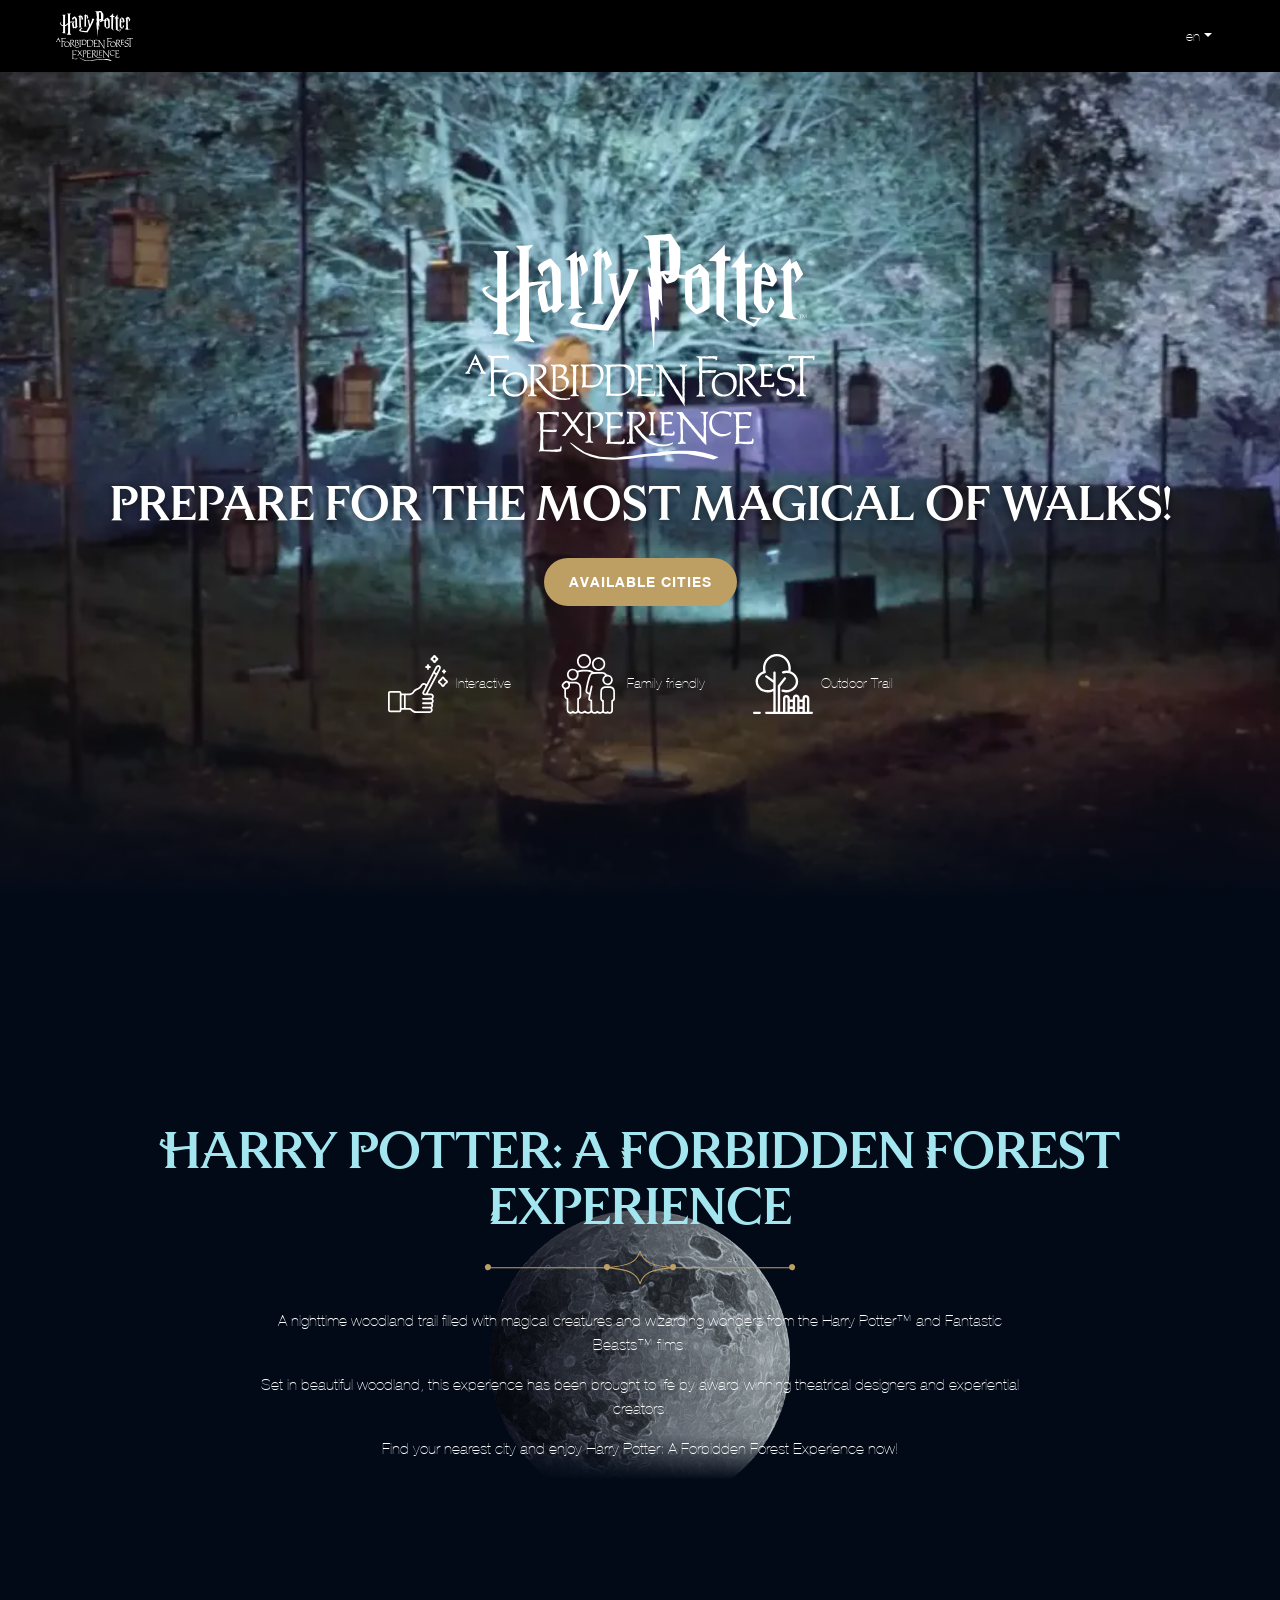
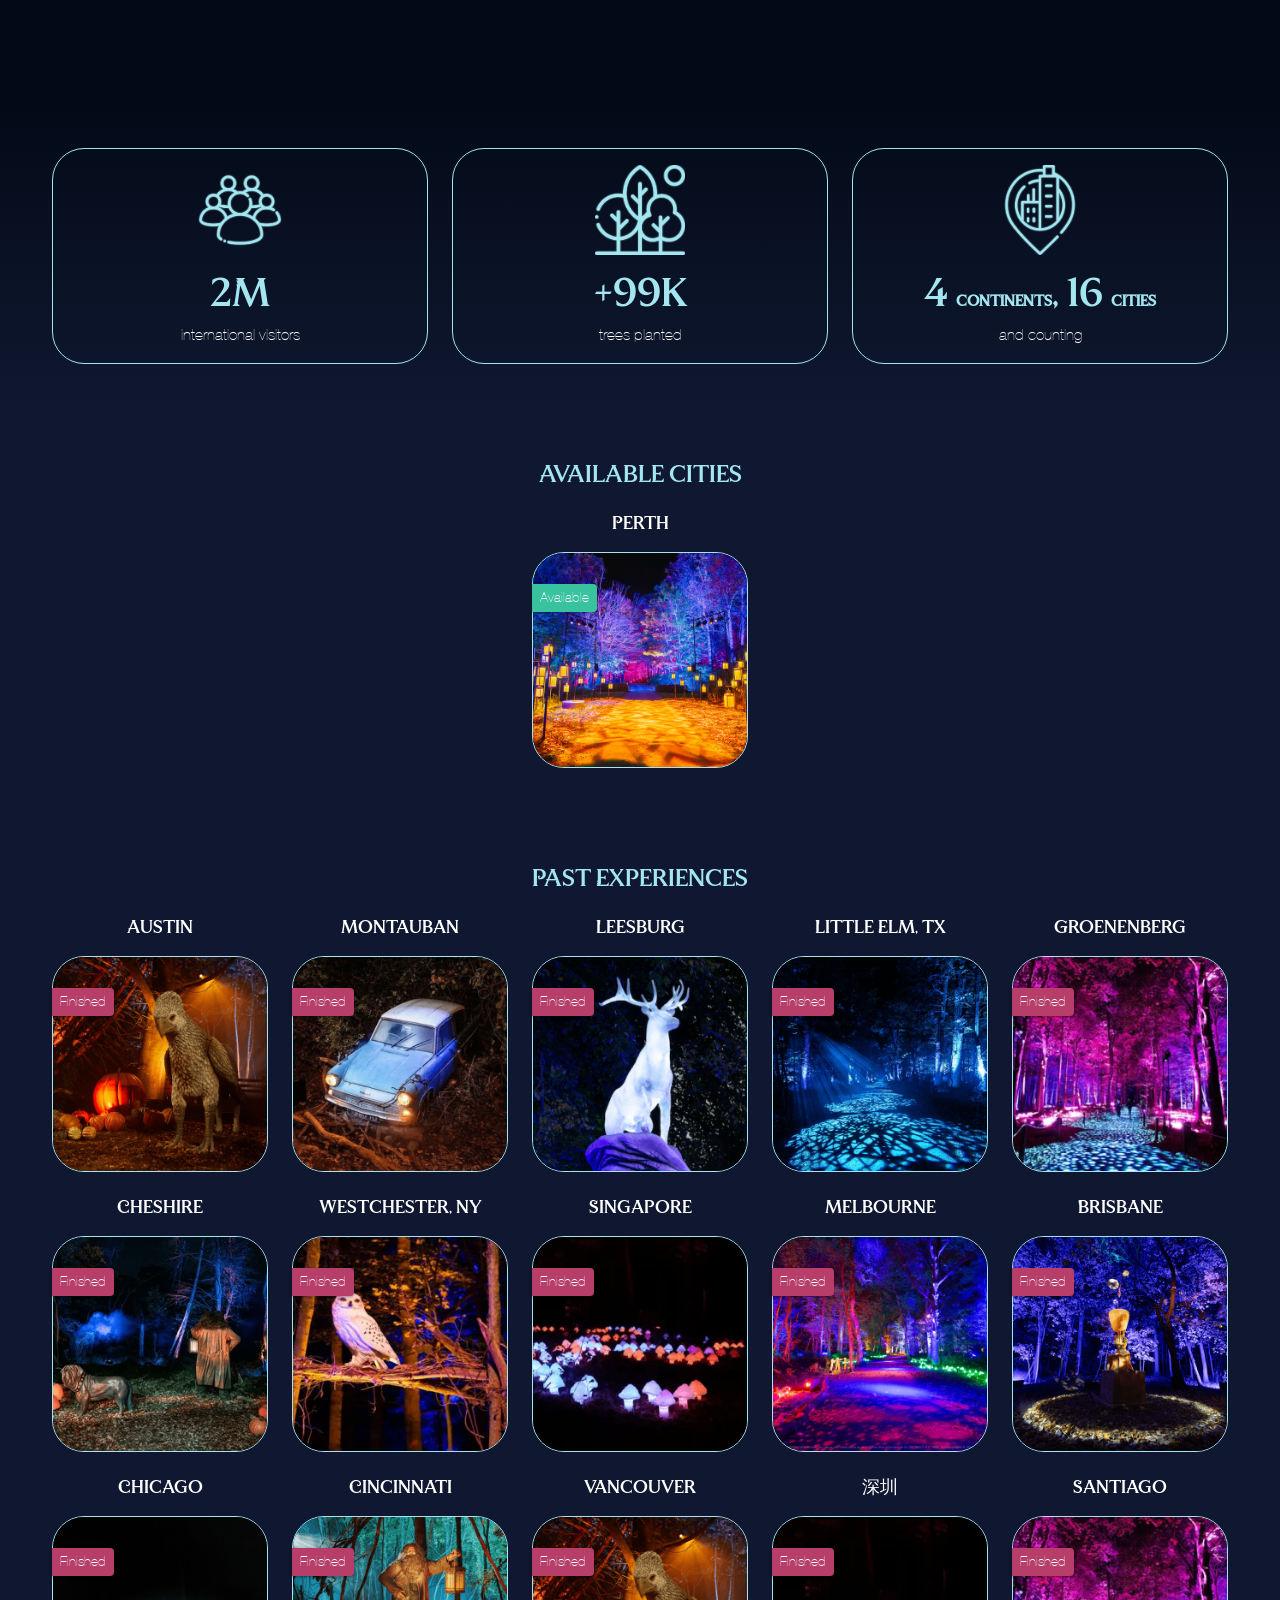
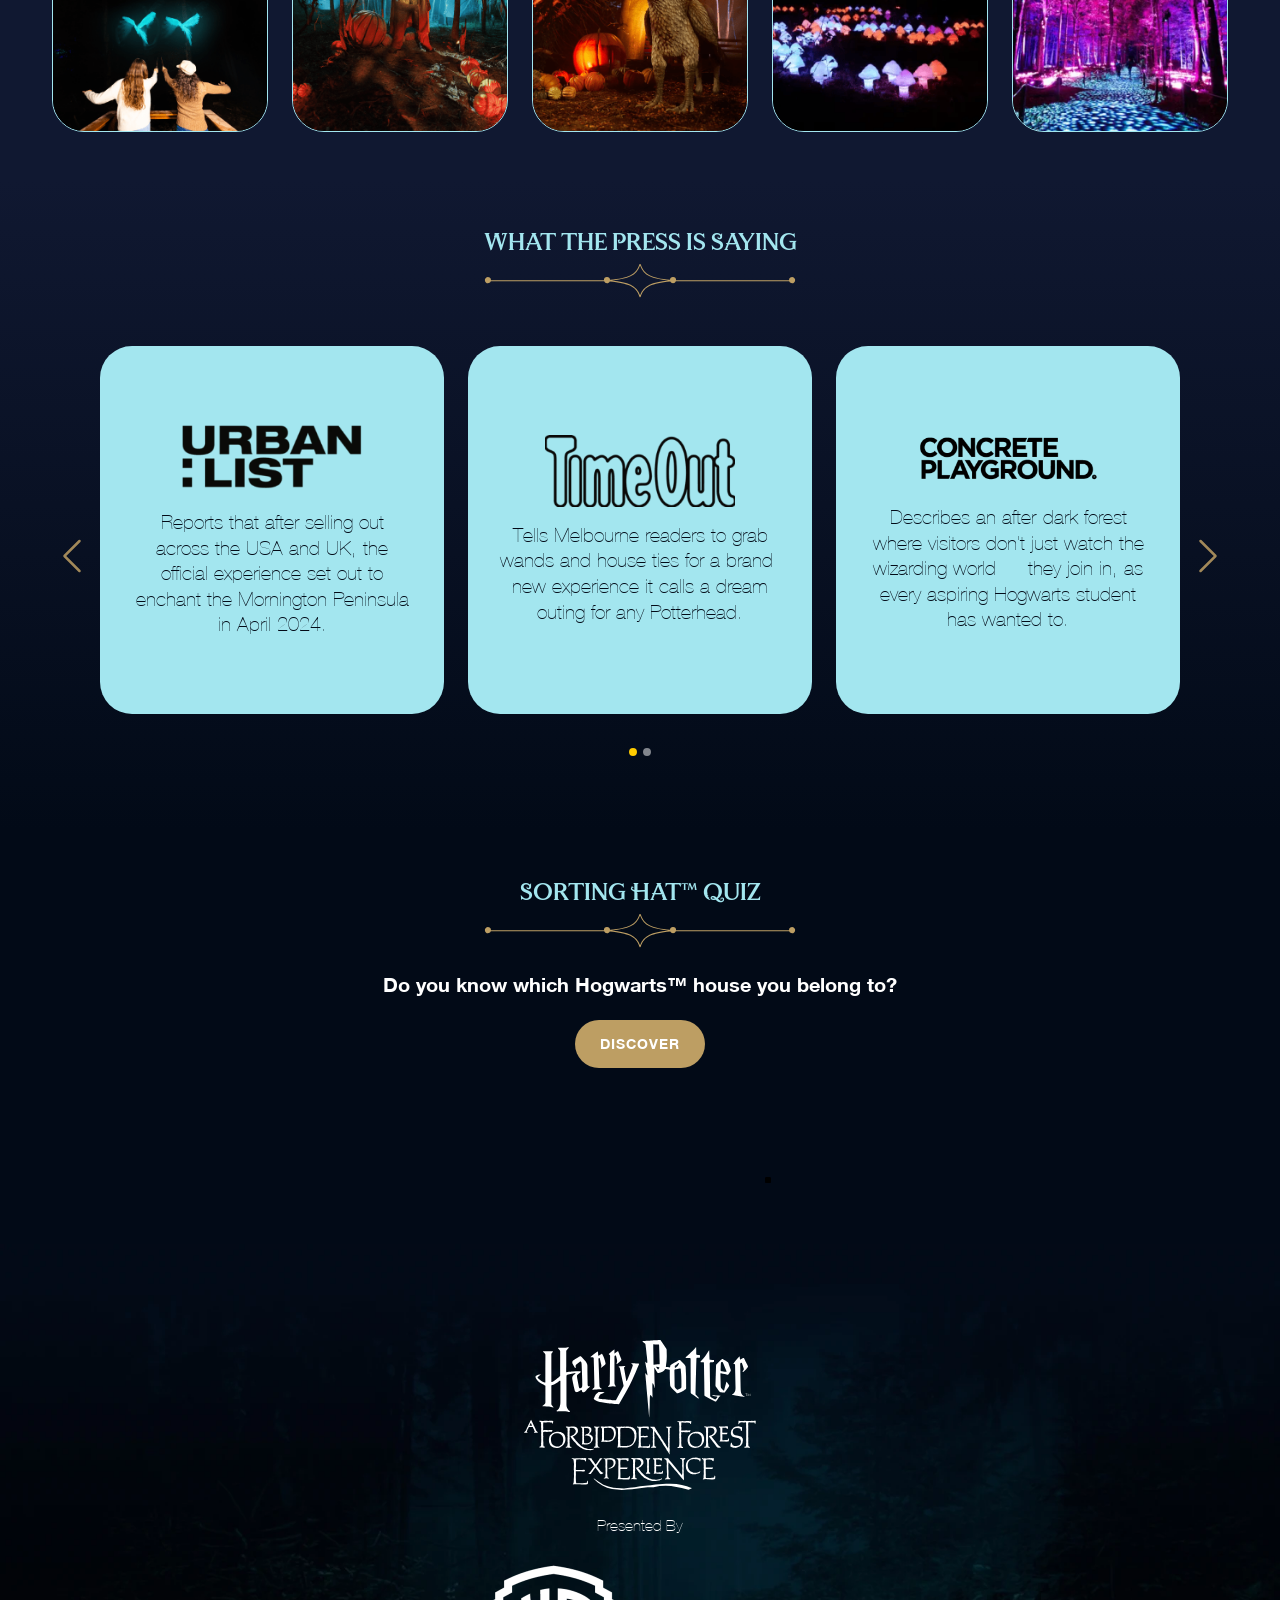
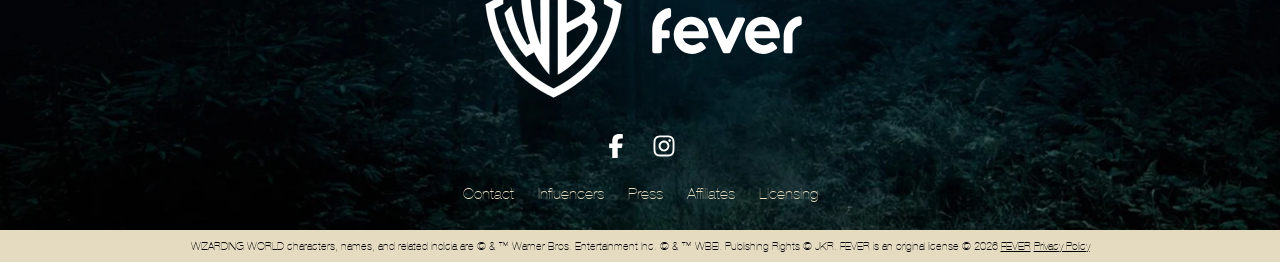
<file: index.html>
<!doctype html>
<html lang="en">
<!-------------------⬇ --- SECTION 00: HEAD TAG DATA -- ⬇------------------->

<head>
  <meta charset="utf-8">
  <meta name="viewport" content="width=device-width, initial-scale=1">
  <!--TITLE-->
  <title>Harry Potter: A Forbidden Forest Experience</title>
  <!--DESCRIPTION-->
  <meta name="description"
    content="Bootstrap 5 practice rebuild of hpforbiddenforestexperience.com — a nighttime woodland trail filled with magical creatures and wizarding wonders.">
  <!--KEYWORDS-->
  <meta name="keywords" content="harry potter, forbidden forest, experience, outdoor trail, bootstrap clone">
  <!--ICON-->
  <link rel="icon" type="image/x-icon" href="assets/00-universal/images/00-favicon.ico">
  <link rel="icon" type="image/png" sizes="32x32" href="assets/00-universal/images/00-favicon-32-32x32.png">
  <link rel="icon" type="image/png" sizes="16x16" href="assets/00-universal/images/00-favicon-16-16x16.png">
  <link rel="apple-touch-icon" sizes="180x180" href="assets/00-universal/images/00-apple-touch-icon-180x180.png">
  <link rel="mask-icon" href="assets/00-universal/images/00-safari-pinned-tab-500x500.svg" color="#ffffff">
  <!--OPEN GRAPH-->
  <meta property="og:title" content="Harry Potter: A Forbidden Forest Experience">
  <meta property="og:type" content="website">
  <meta property="og:image" content="assets/00-universal/images/00-og-image-2890x1722.jpg">
  <!--STYLESHEETS-->
  <link href="https://cdn.jsdelivr.net/npm/bootstrap@5.3.3/dist/css/bootstrap.min.css" rel="stylesheet"
    integrity="sha384-QWTKZyjpPEjISv5WaRU9OFeRpok6YctnYmDr5pNlyT2bRjXh0JMhjY6hW+ALEwIH" crossorigin="anonymous">
  <link rel="stylesheet" href="css/styles.css">
</head>
<!-------------------⬆ --- SECTION 00: HEAD TAG DATA -- ⬆------------------->

<body>
  <!--
  ============================== DEV TABLE OF CONTENTS ==============================
  SECTION 00  HEAD TAG DATA          (meta, favicons, stylesheets)
  SECTION 01  NAVBAR                 #navbar    — fixed black bar, logo, language menu
  SECTION 02  HERO                   #hero      — remote video + local poster, CTA, icons
  SECTION 03  INTRO                  #intro     — starfield, parallax moon, h1
  SECTION 04  MILESTONES             #milestones — 3 stat medallions
  SECTION 05  CITY SELECTOR          #city-selector — 1 available city
  SECTION 06  FINISHED EXPERIENCES   #finished-experiences — 15 finished cities
  SECTION 07  PRESS                  #press     — 6 outlet cards in a carousel
  SECTION 08  SORTING HAT            #sorting-hat — quiz CTA
  SECTION 09  FIREFLY EFFECT         #firefly-effect — 9 CSS fireflies
  SECTION 10  FOOTER                 #footer    — partners, socials, links, legal bar
  SECTION 11  COOKIE BANNER          (fixed overlay, dismissible)
  ===================================================================================
-->

  <!-------------------⬇ --- SECTION 01: NAVBAR -- ⬇------------------->
  <header id="navbar">
    <nav class="navbar fixed-top hp-navbar" aria-label="Main">
      <div class="container-fluid hp-container-cap px-3">
        <!--NAVBAR BRAND LOGO-->
        <a class="navbar-brand py-0" href="#" aria-label="Go to homepage">
          <img src="assets/00-universal/images/00-event-logo-stacked-944x610.svg"
            alt="Harry Potter: Forbidden Forest Experience" width="77" height="50">
        </a>
        <!--LANGUAGE SELECTOR-->
        <div class="dropdown hp-lang">
          <button class="btn dropdown-toggle" type="button" data-bs-toggle="dropdown" aria-expanded="false">en</button>
          <ul class="dropdown-menu dropdown-menu-end">
            <li><a class="dropdown-item" href="https://hpforbiddenforestexperience.com/fr/"
                aria-label="Change language to French">fr</a></li>
            <li><a class="dropdown-item" href="https://hpforbiddenforestexperience.com/nl/"
                aria-label="Change language to Dutch">nl</a></li>
          </ul>
        </div>
      </div>
    </nav>
  </header>
  <!-------------------⬆ --- SECTION 01: NAVBAR -- ⬆------------------->

  <!-------------------⬇ --- SECTION 02: HERO -- ⬇------------------->
  <section id="hero" class="hp-hero">
    <!--HERO MEDIA (IMAGE & VIDEO)-->
    <div class="hp-hero__media">
      <picture>
        <source media="(max-width: 900px)" srcset="assets/02-hero/videos/02-hero-video-poster-mobile-360x640.webp">
        <img src="assets/02-hero/videos/02-hero-video-poster-desktop-1080x608.webp"
          alt="Nighttime forest lit by floating lanterns" class="object-fit-cover">
      </picture>
      <video class="object-fit-cover" autoplay loop muted playsinline
        poster="assets/02-hero/videos/02-hero-video-poster-desktop-1080x608.webp">
        <source
          src="https://hpforbiddenforestexperience.com/assets/videos/CR-HPAFFE-ACQ-WL-LPHero-P1-16x9-BNE-ENG_zpmk98.webm"
          type="video/webm">
        <source
          src="https://hpforbiddenforestexperience.com/assets/videos/CR-HPAFFE-ACQ-WL-LPHero-P1-16x9-BNE-ENG_zpmk98.mp4"
          type="video/mp4">
      </video>
    </div>
    <!--HERO CONTENT-->
    <div class="hp-hero__content container hp-container-cap text-center py-5 mt-5">
      <!--MAIN EVENT LOGO-->
      <img src="assets/00-universal/images/00-event-logo-stacked-944x610.svg"
        alt="Harry Potter: A Forbidden Forest Experience logo" class="hp-hero__logo mb-3" width="350" height="226"
        fetchpriority="high">
      <!--TAGLINE-->
      <p class="hp-hero__tagline mb-4">Prepare for the most magical of walks!</p>
      <!--CTA BUTTON-->
      <a href="#city-selector" class="btn btn-hp-primary mb-5">Available cities</a>
      <!--FEATURE ICONS-->
      <div class="d-flex justify-content-center gap-4 gap-md-5 flex-wrap">
        <span class="d-flex align-items-center gap-2">
          <img src="assets/02-hero/images/02-icon-interactive-45x43.svg" alt="Interactive" class="hp-hero__icon"
            width="60" height="57">
          <span class="hp-hero__icon-label">Interactive</span>
        </span>
        <span class="d-flex align-items-center gap-2">
          <img src="assets/02-hero/images/02-icon-family-friendly-40x43.svg" alt="Family friendly" class="hp-hero__icon"
            width="60" height="65">
          <span class="hp-hero__icon-label">Family friendly</span>
        </span>
        <span class="d-flex align-items-center gap-2">
          <img src="assets/02-hero/images/02-icon-outdoor-trail-43x43.svg" alt="Outdoors" class="hp-hero__icon"
            width="60" height="60">
          <span class="hp-hero__icon-label">Outdoor Trail</span>
        </span>
      </div>
    </div>
  </section>
  <!-------------------⬆ --- SECTION 02: HERO -- ⬆------------------->

  <!-------------------⬇ --- SECTION 03: INTRO -- ⬇------------------->
  <section id="intro" class="hp-intro">
    <div class="container hp-container-cap text-center position-relative py-5">
      <!--TITLE-->
      <h1 class="hp-intro__title mb-3">Harry Potter: A Forbidden Forest Experience</h1>
      <!--FLOURISH DIVIDER-->
      <p class="mb-4"><img src="assets/00-universal/images/00-divider-flourish-312x34.svg" alt=""
          class="hp-flourish img-fluid" title="text decoration"></p>
      <!--DESCRIPTION-->
      <p class="mx-auto col-md-8">A nighttime woodland trail filled with magical creatures and wizarding wonders from
        the Harry Potter™ and Fantastic Beasts™ films.</p>
      <p class="mx-auto col-md-8">Set in beautiful woodland, this experience has been brought to life by award-winning
        theatrical designers and experiential creators.</p>
      <p class="mx-auto col-md-8">Find your nearest city and enjoy Harry Potter: A Forbidden Forest Experience now!</p>
      <!--PARALLAX MOON-->
      <div class="hp-moon-container" aria-hidden="true">
        <div class="hp-moon"></div>
      </div>
    </div>
  </section>
  <!-------------------⬆ --- SECTION 03: INTRO -- ⬆------------------->

  <!-------------------⬇ --- SECTION 04: MILESTONES -- ⬇------------------->
  <section id="milestones" class="hp-milestones">
    <div class="container hp-container-cap py-5">
      <!--STAT MEDALLIONS-->
      <div class="row row-cols-1 row-cols-md-3 g-4 text-center">
        <div class="col">
          <div class="hp-milestones__card d-flex flex-column align-items-center">
            <img src="assets/04-milestones/images/04-stat-visitors-900x900.webp" alt="International visitors"
              class="hp-milestones__image img-fluid" width="900" height="900" loading="lazy">
            <span class="hp-milestones__number mt-2">2M</span>
            <p class="mb-0">international visitors</p>
          </div>
        </div>
        <div class="col">
          <div class="hp-milestones__card d-flex flex-column align-items-center">
            <img src="assets/04-milestones/images/04-stat-trees-900x900.webp" alt="Trees planted"
              class="hp-milestones__image img-fluid" width="900" height="900" loading="lazy">
            <span class="hp-milestones__number mt-2">+99k</span>
            <p class="mb-0">trees planted</p>
          </div>
        </div>
        <div class="col">
          <div class="hp-milestones__card d-flex flex-column align-items-center">
            <img src="assets/04-milestones/images/04-stat-cities-900x900.webp" alt="Cities"
              class="hp-milestones__image img-fluid" width="900" height="900" loading="lazy">
            <span class="hp-milestones__number mt-2">4 <strong>continents</strong>, 16 <strong>cities</strong></span>
            <p class="mb-0">and counting</p>
          </div>
        </div>
      </div>
    </div>
  </section>
  <!-------------------⬆ --- SECTION 04: MILESTONES -- ⬆------------------->

  <!-------------------⬇ --- SECTION 05: CITY SELECTOR -- ⬇------------------->
  <section id="city-selector" class="hp-city-panel">
    <div class="container hp-container-cap py-5">
      <!--SECTION TITLE-->
      <h2 class="hp-section-title font-h2 text-center mb-4">Available cities</h2>
      <!--AVAILABLE CITIES GRID-->
      <div class="row row-cols-2 row-cols-md-3 row-cols-xl-5 g-4 justify-content-center">
        <div class="col">
          <a class="hp-city__link d-flex flex-column gap-3 text-center"
            href="perth.html" aria-label="Visit the Perth experience page">
            <h3 class="hp-city__name font-h3 mb-0">Perth</h3>
            <span class="hp-city__asset">
              <span class="hp-city__status hp-city__status--available">Available</span>
              <img src="assets/05-city-selector/images/05-city-perth-250x250.png" alt="Perth" class="img-fluid"
                width="250" height="250" loading="lazy">
            </span>
          </a>
        </div>
      </div>
    </div>
  </section>
  <!-------------------⬆ --- SECTION 05: CITY SELECTOR -- ⬆------------------->

  <!-------------------⬇ --- SECTION 06: FINISHED EXPERIENCES -- ⬇------------------->
  <section id="finished-experiences" class="hp-city-panel">
    <div class="container hp-container-cap py-5">
      <!--SECTION TITLE-->
      <h2 class="hp-section-title font-h2 text-center mb-4">Past Experiences</h2>
      <!--PAST CITIES GRID-->
      <div class="row row-cols-2 row-cols-md-3 row-cols-xl-5 g-4 justify-content-center">
        <!--Austin-->
        <div class="col">
          <a class="hp-city__link d-flex flex-column gap-3 text-center" href="closed-cities.html?city=Austin" aria-label="See past Austin experience">
            <h3 class="hp-city__name font-h3 mb-0">Austin</h3>
            <span class="hp-city__asset">
              <span class="hp-city__status hp-city__status--finished">Finished</span>
              <img src="assets/06-finished-experiences/images/06-city-austin-250x250.png" alt="Austin" class="img-fluid"
                width="250" height="250" loading="lazy">
            </span>
          </a>
      </div>
        <!--Montauban-->
        <div class="col">
          <a class="hp-city__link d-flex flex-column gap-3 text-center" href="closed-cities.html?city=Montauban" aria-label="See past Montauban experience">
            <h3 class="hp-city__name font-h3 mb-0">Montauban</h3>
            <span class="hp-city__asset">
              <span class="hp-city__status hp-city__status--finished">Finished</span>
              <img src="assets/06-finished-experiences/images/06-city-montauban-250x250.png" alt="Montauban"
                class="img-fluid" width="250" height="250" loading="lazy">
            </span>
          </a>
      </div>
        <!--Leesburg-->
        <div class="col">
          <a class="hp-city__link d-flex flex-column gap-3 text-center" href="closed-cities.html?city=Leesburg" aria-label="See past Leesburg experience">
            <h3 class="hp-city__name font-h3 mb-0">Leesburg</h3>
            <span class="hp-city__asset">
              <span class="hp-city__status hp-city__status--finished">Finished</span>
              <img src="assets/06-finished-experiences/images/06-city-leesburg-250x250.png" alt="Leesburg"
                class="img-fluid" width="250" height="250" loading="lazy">
            </span>
          </a>
      </div>
        <!--Little Elm-->
        <div class="col">
          <a class="hp-city__link d-flex flex-column gap-3 text-center" href="closed-cities.html?city=Little+Elm%2C+TX" aria-label="See past Little Elm, TX experience">
            <h3 class="hp-city__name font-h3 mb-0">Little Elm, TX</h3>
            <span class="hp-city__asset">
              <span class="hp-city__status hp-city__status--finished">Finished</span>
              <img src="assets/06-finished-experiences/images/06-city-little-elm-250x250.png" alt="Little Elm, TX"
                class="img-fluid" width="250" height="250" loading="lazy">
            </span>
          </a>
      </div>
        <!--Groenenberg-->
        <div class="col">
          <a class="hp-city__link d-flex flex-column gap-3 text-center" href="closed-cities.html?city=Groenenberg" aria-label="See past Groenenberg experience">
            <h3 class="hp-city__name font-h3 mb-0">Groenenberg</h3>
            <span class="hp-city__asset">
              <span class="hp-city__status hp-city__status--finished">Finished</span>
              <img src="assets/06-finished-experiences/images/06-city-groenenberg-250x250.png" alt="Groenenberg"
                class="img-fluid" width="250" height="250" loading="lazy">
            </span>
          </a>
      </div>
        <!--Cheshire-->
        <div class="col">
          <a class="hp-city__link d-flex flex-column gap-3 text-center" href="closed-cities.html?city=Cheshire" aria-label="See past Cheshire experience">
            <h3 class="hp-city__name font-h3 mb-0">Cheshire</h3>
            <span class="hp-city__asset">
              <span class="hp-city__status hp-city__status--finished">Finished</span>
              <img src="assets/06-finished-experiences/images/06-city-cheshire-250x250.png" alt="Cheshire"
                class="img-fluid" width="250" height="250" loading="lazy">
            </span>
          </a>
      </div>
        <!--Westchester-->
        <div class="col">
          <a class="hp-city__link d-flex flex-column gap-3 text-center" href="closed-cities.html?city=Westchester%2C+NY" aria-label="See past Westchester, NY experience">
            <h3 class="hp-city__name font-h3 mb-0">Westchester, NY</h3>
            <span class="hp-city__asset">
              <span class="hp-city__status hp-city__status--finished">Finished</span>
              <img src="assets/06-finished-experiences/images/06-city-westchester-250x250.png" alt="Westchester, NY"
                class="img-fluid" width="250" height="250" loading="lazy">
            </span>
          </a>
      </div>
        <!--Singapore-->
        <div class="col">
          <a class="hp-city__link d-flex flex-column gap-3 text-center" href="closed-cities.html?city=Singapore" aria-label="See past Singapore experience">
            <h3 class="hp-city__name font-h3 mb-0">Singapore</h3>
            <span class="hp-city__asset">
              <span class="hp-city__status hp-city__status--finished">Finished</span>
              <img src="assets/06-finished-experiences/images/06-city-singapore-250x250.png" alt="Singapore"
                class="img-fluid" width="250" height="250" loading="lazy">
            </span>
          </a>
      </div>
        <!--Melbourne-->
        <div class="col">
          <a class="hp-city__link d-flex flex-column gap-3 text-center" href="closed-cities.html?city=Melbourne" aria-label="See past Melbourne experience">
            <h3 class="hp-city__name font-h3 mb-0">Melbourne</h3>
            <span class="hp-city__asset">
              <span class="hp-city__status hp-city__status--finished">Finished</span>
              <img src="assets/06-finished-experiences/images/06-city-melbourne-250x250.png" alt="Melbourne"
                class="img-fluid" width="250" height="250" loading="lazy">
            </span>
          </a>
      </div>
        <!--Brisbane-->
        <div class="col">
          <a class="hp-city__link d-flex flex-column gap-3 text-center" href="closed-cities.html?city=Brisbane" aria-label="See past Brisbane experience">
            <h3 class="hp-city__name font-h3 mb-0">Brisbane</h3>
            <span class="hp-city__asset">
              <span class="hp-city__status hp-city__status--finished">Finished</span>
              <img src="assets/06-finished-experiences/images/06-city-brisbane-250x250.png" alt="Brisbane"
                class="img-fluid" width="250" height="250" loading="lazy">
            </span>
          </a>
      </div>
        <!--Chicago-->
        <div class="col">
          <a class="hp-city__link d-flex flex-column gap-3 text-center" href="closed-cities.html?city=Chicago" aria-label="See past Chicago experience">
            <h3 class="hp-city__name font-h3 mb-0">Chicago</h3>
            <span class="hp-city__asset">
              <span class="hp-city__status hp-city__status--finished">Finished</span>
              <img src="assets/06-finished-experiences/images/06-city-chicago-250x250.png" alt="Chicago"
                class="img-fluid" width="250" height="250" loading="lazy">
            </span>
          </a>
      </div>
        <!--Cincinnati-->
        <div class="col">
          <a class="hp-city__link d-flex flex-column gap-3 text-center" href="closed-cities.html?city=Cincinnati" aria-label="See past Cincinnati experience">
            <h3 class="hp-city__name font-h3 mb-0">Cincinnati</h3>
            <span class="hp-city__asset">
              <span class="hp-city__status hp-city__status--finished">Finished</span>
              <img src="assets/06-finished-experiences/images/06-city-cincinnati-250x250.png" alt="Cincinnati"
                class="img-fluid" width="250" height="250" loading="lazy">
            </span>
          </a>
      </div>
        <!--Vancouver-->
        <div class="col">
          <a class="hp-city__link d-flex flex-column gap-3 text-center" href="closed-cities.html?city=Vancouver" aria-label="See past Vancouver experience">
            <h3 class="hp-city__name font-h3 mb-0">Vancouver</h3>
            <span class="hp-city__asset">
              <span class="hp-city__status hp-city__status--finished">Finished</span>
              <img src="assets/06-finished-experiences/images/06-city-austin-250x250.png" alt="Vancouver"
                class="img-fluid" width="250" height="250" loading="lazy">
            </span>
          </a>
      </div>
        <!--Singapore-->
        <div class="col">
          <a class="hp-city__link d-flex flex-column gap-3 text-center" href="closed-cities.html?city=深圳" aria-label="See past 深圳 experience">
            <h3 class="hp-city__name font-h3 mb-0">深圳</h3>
            <span class="hp-city__asset">
              <span class="hp-city__status hp-city__status--finished">Finished</span>
              <img src="assets/06-finished-experiences/images/06-city-singapore-250x250.png" alt="Shenzhen"
                class="img-fluid" width="250" height="250" loading="lazy">
            </span>
          </a>
      </div>
        <!--Groenberg-->
        <div class="col">
          <a class="hp-city__link d-flex flex-column gap-3 text-center" href="closed-cities.html?city=Santiago" aria-label="See past Santiago experience">
            <h3 class="hp-city__name font-h3 mb-0">Santiago</h3>
            <span class="hp-city__asset">
              <span class="hp-city__status hp-city__status--finished">Finished</span>
              <img src="assets/06-finished-experiences/images/06-city-groenenberg-250x250.png" alt="Santiago"
                class="img-fluid" width="250" height="250" loading="lazy">
            </span>
          </a>
      </div>
        <!--/hp-finished-->
      </div>
      <!--/hp-finished-city-container-->
    </div>
    <!--/hp-container-cap-->
  </section>
  <!-------------------⬆ --- SECTION 06: FINISHED EXPERIENCES -- ⬆------------------->



  <!-------------------⬇ --- SECTION 07: PRESS -- ⬇------------------->
  <section id="press" class="hp-press">
    <div class="container hp-container-cap py-5">
      <!--SECTION TITLE-->
      <h2 class="hp-section-title font-h2 text-center mb-2">What the Press is Saying</h2>
      <!--FLOURISH DIVIDER-->
      <p class="text-center mb-5"><img src="assets/00-universal/images/00-divider-flourish-312x34.svg" alt=""
          class="hp-flourish img-fluid" title="text decoration"></p>

      <!--PRESS CAROUSEL-->
      <!-- Bootstrap 5 interactive carousel containing paraphrased coverage cards from media outlets -->
      <div id="pressCarousel" class="carousel slide hp-press__carousel position-relative px-4 px-md-5" data-bs-ride="carousel">
        <!--CAROUSEL INNER (SLIDES CONTAINER)-->
        <div class="carousel-inner">

          <!--SLIDE 1 (OUTLETS 1 TO 3)-->
          <div class="carousel-item active">
            <div class="row row-cols-1 row-cols-md-3 g-4 px-0 align-items-stretch">
              <!--PRESS CARD 1: URBAN LIST-->
              <div class="col text-center d-flex flex-column">
                <figure class="hp-press__card mb-0 flex-grow-1">
                  <img src="assets/07-press/images/07-press-urban-list-273x100.png" alt="Urban List"
                    class="hp-press__logo mb-3 d-block mx-auto" width="273" height="100" loading="lazy">
                  <figcaption class="hp-press__quote">Reports that after selling out across the USA and UK, the official
                    experience set out to enchant the Mornington Peninsula in April 2024.</figcaption>
                </figure>
              </div>

              <!--PRESS CARD 2: TIME OUT-->
              <div class="col text-center d-flex flex-column">
                <figure class="hp-press__card mb-0 flex-grow-1">
                  <img src="assets/07-press/images/07-press-time-out-263x100.png" alt="Time Out"
                    class="hp-press__logo mb-3 d-block mx-auto" width="263" height="100" loading="lazy">
                  <figcaption class="hp-press__quote">Tells Melbourne readers to grab wands and house ties for a
                    brand-new experience it calls a dream outing for any Potterhead.</figcaption>
                </figure>
              </div>

              <!--PRESS CARD 3: CONCRETE PLAYGROUND-->
              <div class="col text-center d-flex flex-column">
                <figure class="hp-press__card mb-0 flex-grow-1">
                  <img src="assets/07-press/images/07-press-concrete-playground-453x100.png" alt="Concrete Playground"
                    class="hp-press__logo mb-3 d-block mx-auto" width="453" height="100" loading="lazy">
                  <figcaption class="hp-press__quote">Describes an after-dark forest where visitors don't just watch the
                    wizarding world — they join in, as every aspiring Hogwarts student has wanted to.</figcaption>
                </figure>
              </div>
            </div>
          </div>

          <!--SLIDE 2 (OUTLETS 4 TO 6)-->
          <div class="carousel-item">
            <div class="row row-cols-1 row-cols-md-3 g-4 px-0 align-items-stretch">
              <!--PRESS CARD 4: SUNRISE-->
              <div class="col text-center d-flex flex-column">
                <figure class="hp-press__card mb-0 flex-grow-1">
                  <img src="assets/07-press/images/07-press-sunrise-188x100.png" alt="Sunrise"
                    class="hp-press__logo mb-3 d-block mx-auto" width="188" height="100" loading="lazy">
                  <figcaption class="hp-press__quote">Covers the Melbourne arrival, with around 3,000 tickets selling a
                    day and organisers planning to take the wizarding world around the country.</figcaption>
                </figure>
              </div>

              <!--PRESS CARD 5: CHANNEL 9 NEWS-->
              <div class="col text-center d-flex flex-column">
                <figure class="hp-press__card mb-0 flex-grow-1">
                  <img src="assets/07-press/images/07-press-channel9-295x50.png" alt="Channel 9 News"
                    class="hp-press__logo mb-3 d-block mx-auto" width="295" height="50" loading="lazy">
                  <figcaption class="hp-press__quote">Highlights the Mornington Peninsula trail's familiar characters
                    and creatures, nearly 30 years after Harry Potter fever first swept the globe.</figcaption>
                </figure>
              </div>

              <!--PRESS CARD 6: 10 NEWS FIRST-->
              <div class="col text-center d-flex flex-column">
                <figure class="hp-press__card mb-0 flex-grow-1">
                  <img src="assets/07-press/images/07-press-10-news-first-100x100.png" alt="10 News First"
                    class="hp-press__logo mb-3 d-block mx-auto" width="100" height="100" loading="lazy">
                  <figcaption class="hp-press__quote">Reports on the world-travelling immersive experience opening in
                    Melbourne, bringing fans up close to beloved faces from the books.</figcaption>
                </figure>
              </div>
            </div>
          </div>
        </div>

        <!--CAROUSEL INDICATORS (DOT NAVIGATION)-->
        <div class="carousel-indicators position-static mt-4">
          <button type="button" data-bs-target="#pressCarousel" data-bs-slide-to="0" class="active" aria-current="true"
            aria-label="Press slide 1"></button>
          <button type="button" data-bs-target="#pressCarousel" data-bs-slide-to="1"
            aria-label="Press slide 2"></button>
        </div>

        <!--CAROUSEL CONTROLS (PREVIOUS & NEXT ARROWS)-->

        <!--PREVIOUS BUTTON-->
        <button class="carousel-control-prev" type="button" data-bs-target="#pressCarousel" data-bs-slide="prev">
          <span class="carousel-control-prev-icon" aria-hidden="true"></span>
          <span class="visually-hidden">Previous</span>
        </button>

        <!--NEXT BUTTON-->
        <button class="carousel-control-next" type="button" data-bs-target="#pressCarousel" data-bs-slide="next">
          <span class="carousel-control-next-icon" aria-hidden="true"></span>
          <span class="visually-hidden">Next</span>
        </button>
      </div>
      <!--/hp-press-carousel-->
    </div>
    <!--/hp-container-cap-->
  </section>

  <!-------------------⬆ --- SECTION 07: PRESS -- ⬆------------------->

  <!-------------------⬇ --- SECTION 08: SORTING HAT -- ⬇------------------->
  <section id="sorting-hat">
    <!--container for section-->
    <div class="container hp-container-cap py-5 text-center">
      <!--SECTION TITLE-->
      <h2 class="hp-section-title font-h2 mb-2">Sorting Hat™ Quiz</h2>
      <!--FLOURISH DIVIDER-->
      <p class="mb-4"><img src="assets/00-universal/images/00-divider-flourish-312x34.svg" alt=""
          class="hp-flourish img-fluid" title="text decoration"></p>
      <!--QUIZ SUBTITLE-->
      <h3 class="font-h3 mb-4">Do you know which Hogwarts™ house you belong to?</h3>
      <!--CTA BUTTON-->
      <a href="https://www.harrypotter.com/sorting-hat" target="_blank" rel="noopener"
        class="btn btn-hp-primary">Discover</a>
    </div>
    <!--/container-->
  </section>

  <!-------------------⬆ --- SECTION 08: SORTING HAT -- ⬆------------------->

  <!-------------------⬇ --- SECTION 09: FIREFLY EFFECT -- ⬇------------------->
  <section id="firefly-effect" class="hp-firefly-field" aria-hidden="true">
    <!--ANIMATED FIREFLIES-->
    <div class="firefly"></div>
    <div class="firefly"></div>
    <div class="firefly"></div>
    <div class="firefly"></div>
    <div class="firefly"></div>
    <div class="firefly"></div>
    <div class="firefly"></div>
    <div class="firefly"></div>
    <div class="firefly"></div>
  </section>
  <!-------------------⬆ --- SECTION 09: FIREFLY EFFECT -- ⬆------------------->

  <!-------------------⬇ --- SECTION 10: FOOTER -- ⬇------------------->
  <footer id="footer" class="hp-footer text-center pt-5">
    <div class="container hp-container-cap d-flex flex-column align-items-center gap-4 pt-5">
      <!--FOOTER LOGO-->
      <img src="assets/00-universal/images/00-event-logo-stacked-944x610.svg"
        alt="Harry Potter: Forbidden Forest Experience" class="hp-footer__logo" width="232" height="150" loading="lazy">

      <!--PARTNER LOGOS-->
      <div>
        <p class="hp-footer__partners-title mb-3">Presented by</p>
        <div class="d-flex align-items-center justify-content-center gap-4">
          <img src="assets/10-footer/images/10-partner-wb-150x155.png" alt="WB Logo" width="150" height="155"
            loading="lazy">
          <img src="assets/10-footer/images/10-partner-fever-552x170.svg" alt="Fever Logo" width="150" height="46"
            loading="lazy">
        </div>
      </div>

      <!--SOCIAL LINKS-->
      <ul class="list-unstyled d-flex gap-4 mb-0">
        <!--FACEBOOK LINK-->
        <li>
          <a href="https://www.facebook.com/HPforbiddenforestexperience/" target="_blank" rel="noopener nofollow"
            aria-label="Facebook">
            <svg class="hp-social-icon" viewBox="0 0 320 512" role="img" aria-hidden="true">
              <path
                d="M80 299.3V512h116V299.3h86.5l18-97.8H196V166.9c0-51.7 20.3-71.5 72.7-71.5c16.3 0 29.4 .4 37 1.2V7.9C291.4 4 256.4 0 236.2 0C129.3 0 80 50.5 80 159.4v42.1H14v97.8H80z" />
            </svg>
          </a>
        </li>
        <!--INSTAGRAM LINK-->
        <li>
          <a href="https://www.instagram.com/hpforbiddenforestexperience/" target="_blank" rel="noopener nofollow"
            aria-label="Instagram">
            <svg class="hp-social-icon" viewBox="0 0 448 512" role="img" aria-hidden="true">
              <path
                d="M224.1 141c-63.6 0-114.9 51.3-114.9 114.9s51.3 114.9 114.9 114.9S339 319.5 339 255.9 287.7 141 224.1 141zm0 189.6c-41.1 0-74.7-33.5-74.7-74.7s33.5-74.7 74.7-74.7 74.7 33.5 74.7 74.7-33.6 74.7-74.7 74.7zm146.4-194.3c0 14.9-12 26.8-26.8 26.8-14.9 0-26.8-12-26.8-26.8s12-26.8 26.8-26.8 26.8 12 26.8 26.8zm76.1 27.2c-1.7-35.9-9.9-67.7-36.2-93.9-26.2-26.2-58-34.4-93.9-36.2-37-2.1-147.9-2.1-184.9 0-35.8 1.7-67.6 9.9-93.9 36.1s-34.4 58-36.2 93.9c-2.1 37-2.1 147.9 0 184.9 1.7 35.9 9.9 67.7 36.2 93.9s58 34.4 93.9 36.2c37 2.1 147.9 2.1 184.9 0 35.9-1.7 67.7-9.9 93.9-36.2 26.2-26.2 34.4-58 36.2-93.9 2.1-37 2.1-147.8 0-184.8zM398.8 388c-7.8 19.6-22.9 34.7-42.6 42.6-29.5 11.7-99.5 9-132.1 9s-102.7 2.6-132.1-9c-19.6-7.8-34.7-22.9-42.6-42.6-11.7-29.5-9-99.5-9-132.1s-2.6-102.7 9-132.1c7.8-19.6 22.9-34.7 42.6-42.6 29.5-11.7 99.5-9 132.1-9s102.7-2.6 132.1 9c19.6 7.8 34.7 22.9 42.6 42.6 11.7 29.5 9 99.5 9 132.1s2.7 102.7-9 132.1z" />
            </svg>
          </a>
        </li>
      </ul> <!--/list-->

      <!--FOOTER NAVIGATION-->
      <nav aria-label="Footer">
        <ul class="list-unstyled d-flex flex-wrap justify-content-center gap-4 mb-0">
          <li><a class="hp-footer__nav-link" href="https://support.feverup.com/hc/en-us/requests/new" target="_blank"
              rel="noopener">Contact</a></li>
          <li><a class="hp-footer__nav-link" href="https://business.feverup.com/ambassadors-influencers/"
              target="_blank" rel="noopener">Influencers</a></li>
          <li><a class="hp-footer__nav-link" href="mailto:press@hpforbiddenforestexperience.com">Press</a></li>
          <li><a class="hp-footer__nav-link" href="https://business.feverup.com/affiliates/" target="_blank"
              rel="noopener">Affiliates</a></li>
          <li><a class="hp-footer__nav-link" href="https://business.feverup.com/licensing/" target="_blank"
              rel="noopener">Licensing</a></li>
        </ul>
      </nav>
    </div>

    <!--COPYRIGHT BAR-->
    <div class="hp-copyright mt-4">
      <div class="container hp-container-cap">
        <small>
          WIZARDING WORLD characters, names, and related indicia are © &amp; ™ Warner Bros. Entertainment Inc. © &amp; ™
          WBEI. Publishing Rights © JKR. FEVER is an original license © 2026
          <a href="https://business.feverup.com/" target="_blank" rel="noopener">FEVER</a>
          <a href="https://hpforbiddenforestexperience.com/" target="_blank" rel="noopener">Privacy Policy</a>
        </small>
      </div>
    </div>
  </footer>
  <!-------------------⬆ --- SECTION 10: FOOTER -- ⬆------------------->

  <!-------------------⬇ --- SECTION 11: COOKIE BANNER (DISABLED) -- ⬇------------------->
  <!--
  <div class="hp-cookiebar alert alert-dismissible fade show mb-0 rounded-0 border-0" role="region"
    aria-label="Cookie notice">
    <div class="container hp-container-cap d-flex flex-column flex-md-row align-items-md-center gap-3 py-2">
      <p class="mb-0 flex-grow-1">
        We use cookies to enhance browsing experience, personalized ads &amp; content based on your interests and
        collect
        statistics in accordance with our cookie policy which you might find below. You can also revoke your consent to
        our use of cookies in the future through our Cookie Settings.
      </p>
      <button type="button" class="btn btn-outline-light btn-hp-cookie flex-shrink-0" data-bs-dismiss="alert">Cookies
        Settings</button>
    </div>
    <button type="button" class="btn-close btn-close-white" data-bs-dismiss="alert" aria-label="Close"></button>
  </div>
  -->
  <!-------------------⬆ --- SECTION 11: COOKIE BANNER -- ⬆------------------->

  <!--SCRIPTS-->
  <script src="https://cdn.jsdelivr.net/npm/bootstrap@5.3.3/dist/js/bootstrap.bundle.min.js"
    integrity="sha384-YvpcrYf0tY3lHB60NNkmXc5s9fDVZLESaAA55NDzOxhy9GkcIdslK1eN7N6jIeHz"
    crossorigin="anonymous"></script>
</body>

</html>
</file>
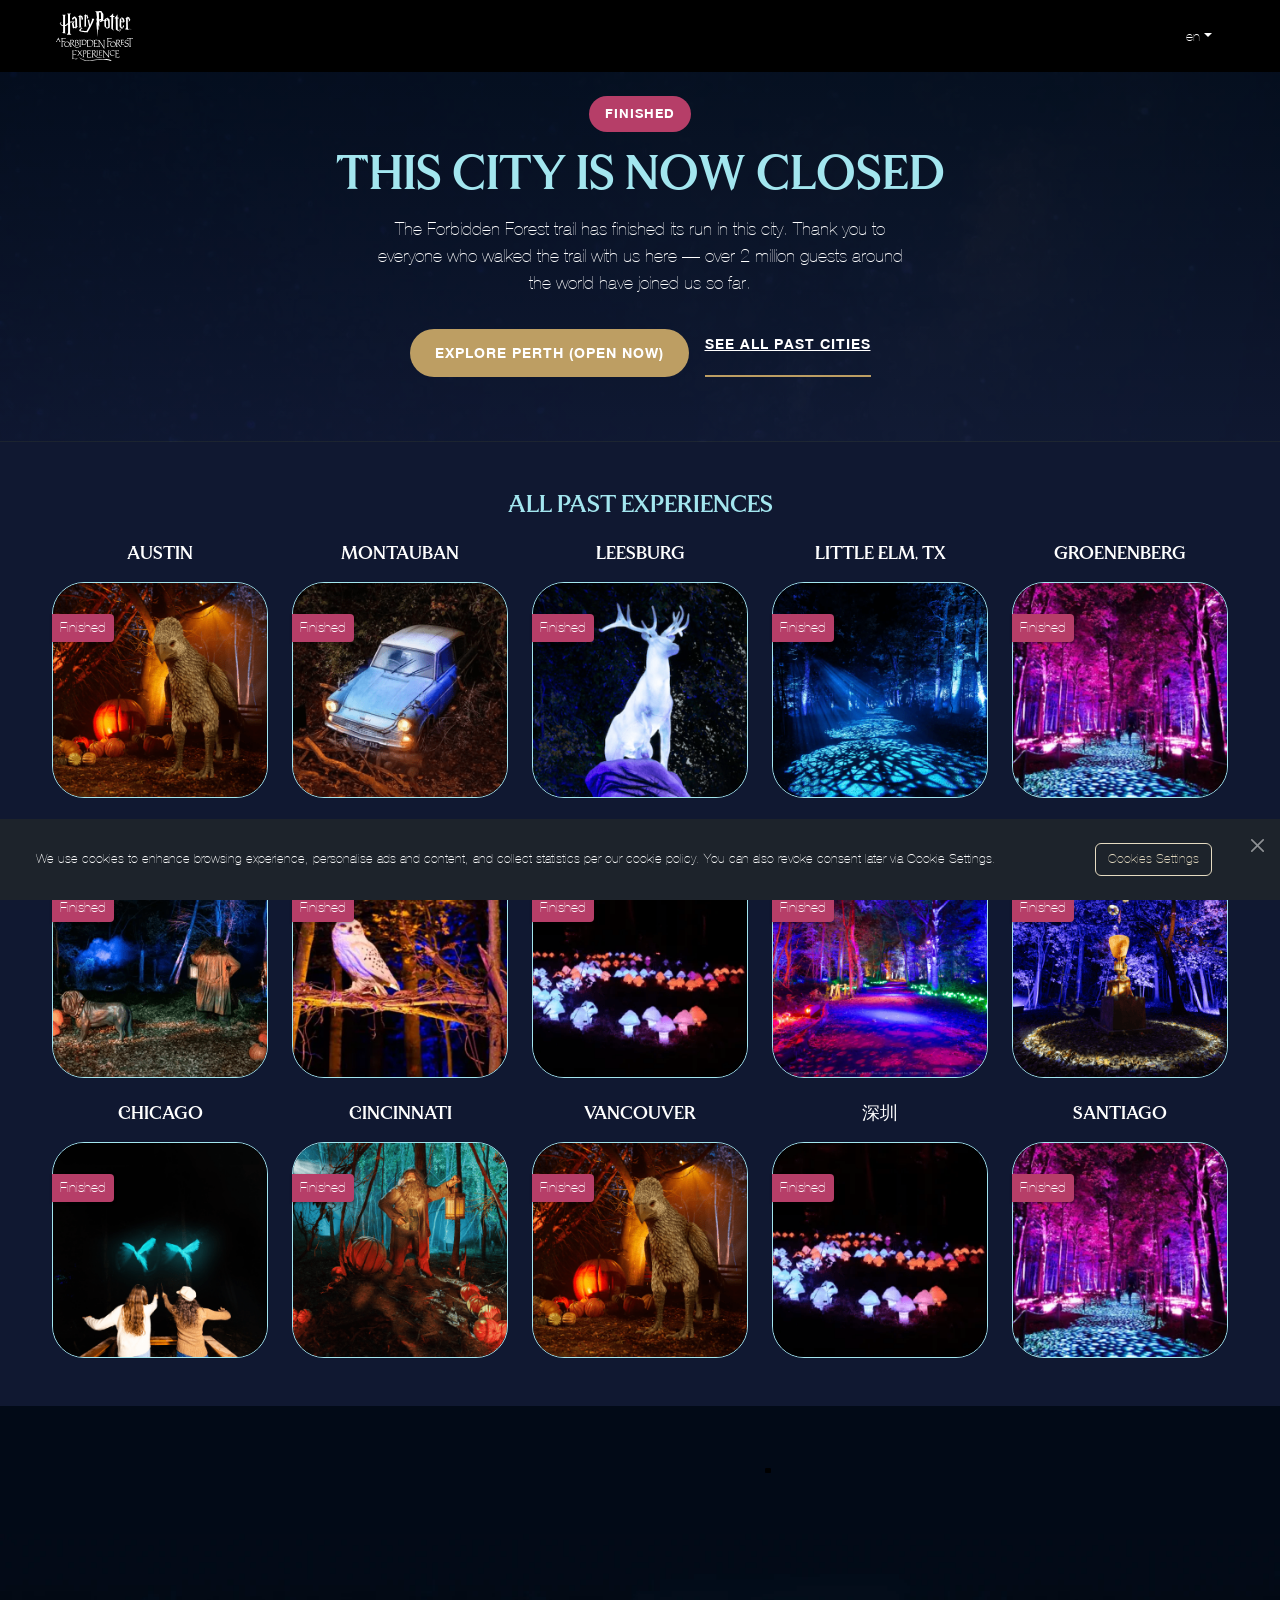
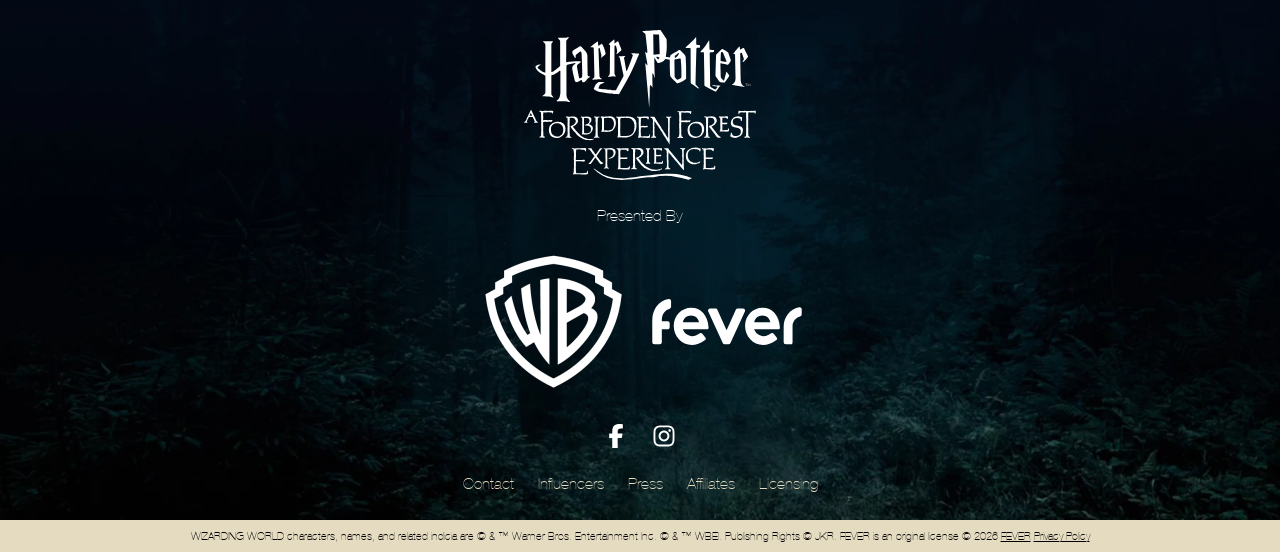
<file: closed-cities.html>
<!doctype html>
<html lang="en">
<!-------------------⬇ --- SECTION 00: HEAD TAG DATA -- ⬇------------------->
<head>
  <meta charset="utf-8">
  <meta name="viewport" content="width=device-width, initial-scale=1">
  <!--TITLE--> <title>This city is now closed — Harry Potter: A Forbidden Forest Experience</title>
  <!--DESCRIPTION--> <meta name="description" content="Past cities of Harry Potter: A Forbidden Forest Experience. This trail has finished touring here — Perth is the currently available city.">
  <!--ICON-->
  <link rel="icon" type="image/x-icon" href="assets/00-universal/images/00-favicon.ico">
  <link rel="icon" type="image/png" sizes="32x32" href="assets/00-universal/images/00-favicon-32-32x32.png">
  <link rel="icon" type="image/png" sizes="16x16" href="assets/00-universal/images/00-favicon-16-16x16.png">
  <link rel="apple-touch-icon" sizes="180x180" href="assets/00-universal/images/00-apple-touch-icon-180x180.png">
  <link rel="mask-icon" href="assets/00-universal/images/00-safari-pinned-tab-500x500.svg" color="#ffffff">
  <!--OPEN GRAPH-->
  <meta property="og:title" content="This city is now closed — Harry Potter: A Forbidden Forest Experience">
  <meta property="og:type" content="website">
  <meta property="og:image" content="assets/00-universal/images/00-og-image-2890x1722.jpg">
  <!--STYLESHEETS-->
  <link href="https://cdn.jsdelivr.net/npm/bootstrap@5.3.3/dist/css/bootstrap.min.css" rel="stylesheet" integrity="sha384-QWTKZyjpPEjISv5WaRU9OFeRpok6YctnYmDr5pNlyT2bRjXh0JMhjY6hW+ALEwIH" crossorigin="anonymous">
  <link rel="stylesheet" href="css/styles.css">
</head>
<!-------------------⬆ --- SECTION 00: HEAD TAG DATA -- ⬆------------------->

<body>
<!--
  ============================== DEV TABLE OF CONTENTS (Closed cities) ==============================
  SECTION 00  HEAD                     meta, favicons, stylesheets
  SECTION 01  NAVBAR                   #navbar    — same black bar as index/perth
  SECTION 19  CLOSED BANNER            #closed    — "This city is now closed" hero + explore-Perth CTA
  SECTION 06  PAST EXPERIENCES         #finished-experiences — all 15 finished city tiles
  SECTION 09  FIREFLY EFFECT           #firefly-effect
  SECTION 10  FOOTER                   #footer
  SECTION 11  COOKIE BANNER
  ===================================================================================================
  How the city name works:
    ?city=Melbourne  →  title reads "Melbourne is now closed"
    (no param)       →  falls back to "This city is now closed"
  Set by inline JS at the bottom of Section 19; page also degrades safely without JS.
-->

<!-------------------⬇ --- SECTION 01: NAVBAR -- ⬇------------------->
<header id="navbar">
  <nav class="navbar fixed-top hp-navbar" aria-label="Main">
    <div class="container-fluid hp-container-cap px-3">
      <a class="navbar-brand py-0" href="index.html" aria-label="Go to homepage">
        <img src="assets/00-universal/images/00-event-logo-stacked-944x610.svg" alt="Harry Potter: Forbidden Forest Experience" width="77" height="50">
      </a>
      <div class="dropdown hp-lang">
        <button class="btn dropdown-toggle" type="button" data-bs-toggle="dropdown" aria-expanded="false">en</button>
        <ul class="dropdown-menu dropdown-menu-end">
          <li><a class="dropdown-item" href="https://hpforbiddenforestexperience.com/fr/" aria-label="Change language to French">fr</a></li>
          <li><a class="dropdown-item" href="https://hpforbiddenforestexperience.com/nl/" aria-label="Change language to Dutch">nl</a></li>
        </ul>
      </div>
    </div>
  </nav>
</header>
<!-------------------⬆ --- SECTION 01: NAVBAR -- ⬆------------------->

<main class="hp-closed">

  <!-------------------⬇ --- SECTION 19: CLOSED BANNER -- ⬇------------------->
  <section id="closed" class="hp-closed__banner">
    <div class="container hp-container-cap">
      <span class="hp-closed__badge">Finished</span>
      <h1 class="hp-closed__title" id="closedTitle">This city is now closed</h1>
      <p class="hp-closed__lede">The Forbidden Forest trail has finished its run in this city. Thank you to everyone who walked the trail with us here — over 2 million guests around the world have joined us so far.</p>
      <div class="d-flex flex-wrap justify-content-center gap-3">
        <a href="perth.html" class="btn btn-hp-primary">Explore Perth (open now)</a>
        <a href="index.html#finished-experiences" class="btn-hp-underline">See all past cities</a>
      </div>
    </div>
  </section>
  <!-------------------⬆ --- SECTION 19: CLOSED BANNER -- ⬆------------------->

  <!-------------------⬇ --- SECTION 06: PAST EXPERIENCES -- ⬇------------------->
  <section id="finished-experiences" class="hp-city-panel">
    <div class="container hp-container-cap py-5">
      <h2 class="hp-section-title font-h2 text-center mb-4">All past experiences</h2>
      <div class="row row-cols-2 row-cols-md-3 row-cols-xl-5 g-4 justify-content-center">

        <div class="col">
          <a class="hp-city__link d-flex flex-column gap-3 text-center" href="closed-cities.html?city=Austin">
            <h3 class="hp-city__name font-h3 mb-0">Austin</h3>
            <span class="hp-city__asset">
              <span class="hp-city__status hp-city__status--finished">Finished</span>
              <img src="assets/06-finished-experiences/images/06-city-austin-250x250.png" alt="Austin" class="img-fluid" width="250" height="250" loading="lazy">
            </span>
          </a>
        </div>
        <div class="col">
          <a class="hp-city__link d-flex flex-column gap-3 text-center" href="closed-cities.html?city=Montauban">
            <h3 class="hp-city__name font-h3 mb-0">Montauban</h3>
            <span class="hp-city__asset">
              <span class="hp-city__status hp-city__status--finished">Finished</span>
              <img src="assets/06-finished-experiences/images/06-city-montauban-250x250.png" alt="Montauban" class="img-fluid" width="250" height="250" loading="lazy">
            </span>
          </a>
        </div>
        <div class="col">
          <a class="hp-city__link d-flex flex-column gap-3 text-center" href="closed-cities.html?city=Leesburg">
            <h3 class="hp-city__name font-h3 mb-0">Leesburg</h3>
            <span class="hp-city__asset">
              <span class="hp-city__status hp-city__status--finished">Finished</span>
              <img src="assets/06-finished-experiences/images/06-city-leesburg-250x250.png" alt="Leesburg" class="img-fluid" width="250" height="250" loading="lazy">
            </span>
          </a>
        </div>
        <div class="col">
          <a class="hp-city__link d-flex flex-column gap-3 text-center" href="closed-cities.html?city=Little+Elm%2C+TX">
            <h3 class="hp-city__name font-h3 mb-0">Little Elm, TX</h3>
            <span class="hp-city__asset">
              <span class="hp-city__status hp-city__status--finished">Finished</span>
              <img src="assets/06-finished-experiences/images/06-city-little-elm-250x250.png" alt="Little Elm, TX" class="img-fluid" width="250" height="250" loading="lazy">
            </span>
          </a>
        </div>
        <div class="col">
          <a class="hp-city__link d-flex flex-column gap-3 text-center" href="closed-cities.html?city=Groenenberg">
            <h3 class="hp-city__name font-h3 mb-0">Groenenberg</h3>
            <span class="hp-city__asset">
              <span class="hp-city__status hp-city__status--finished">Finished</span>
              <img src="assets/06-finished-experiences/images/06-city-groenenberg-250x250.png" alt="Groenenberg" class="img-fluid" width="250" height="250" loading="lazy">
            </span>
          </a>
        </div>
        <div class="col">
          <a class="hp-city__link d-flex flex-column gap-3 text-center" href="closed-cities.html?city=Cheshire">
            <h3 class="hp-city__name font-h3 mb-0">Cheshire</h3>
            <span class="hp-city__asset">
              <span class="hp-city__status hp-city__status--finished">Finished</span>
              <img src="assets/06-finished-experiences/images/06-city-cheshire-250x250.png" alt="Cheshire" class="img-fluid" width="250" height="250" loading="lazy">
            </span>
          </a>
        </div>
        <div class="col">
          <a class="hp-city__link d-flex flex-column gap-3 text-center" href="closed-cities.html?city=Westchester%2C+NY">
            <h3 class="hp-city__name font-h3 mb-0">Westchester, NY</h3>
            <span class="hp-city__asset">
              <span class="hp-city__status hp-city__status--finished">Finished</span>
              <img src="assets/06-finished-experiences/images/06-city-westchester-250x250.png" alt="Westchester, NY" class="img-fluid" width="250" height="250" loading="lazy">
            </span>
          </a>
        </div>
        <div class="col">
          <a class="hp-city__link d-flex flex-column gap-3 text-center" href="closed-cities.html?city=Singapore">
            <h3 class="hp-city__name font-h3 mb-0">Singapore</h3>
            <span class="hp-city__asset">
              <span class="hp-city__status hp-city__status--finished">Finished</span>
              <img src="assets/06-finished-experiences/images/06-city-singapore-250x250.png" alt="Singapore" class="img-fluid" width="250" height="250" loading="lazy">
            </span>
          </a>
        </div>
        <div class="col">
          <a class="hp-city__link d-flex flex-column gap-3 text-center" href="closed-cities.html?city=Melbourne">
            <h3 class="hp-city__name font-h3 mb-0">Melbourne</h3>
            <span class="hp-city__asset">
              <span class="hp-city__status hp-city__status--finished">Finished</span>
              <img src="assets/06-finished-experiences/images/06-city-melbourne-250x250.png" alt="Melbourne" class="img-fluid" width="250" height="250" loading="lazy">
            </span>
          </a>
        </div>
        <div class="col">
          <a class="hp-city__link d-flex flex-column gap-3 text-center" href="closed-cities.html?city=Brisbane">
            <h3 class="hp-city__name font-h3 mb-0">Brisbane</h3>
            <span class="hp-city__asset">
              <span class="hp-city__status hp-city__status--finished">Finished</span>
              <img src="assets/06-finished-experiences/images/06-city-brisbane-250x250.png" alt="Brisbane" class="img-fluid" width="250" height="250" loading="lazy">
            </span>
          </a>
        </div>
        <div class="col">
          <a class="hp-city__link d-flex flex-column gap-3 text-center" href="closed-cities.html?city=Chicago">
            <h3 class="hp-city__name font-h3 mb-0">Chicago</h3>
            <span class="hp-city__asset">
              <span class="hp-city__status hp-city__status--finished">Finished</span>
              <img src="assets/06-finished-experiences/images/06-city-chicago-250x250.png" alt="Chicago" class="img-fluid" width="250" height="250" loading="lazy">
            </span>
          </a>
        </div>
        <div class="col">
          <a class="hp-city__link d-flex flex-column gap-3 text-center" href="closed-cities.html?city=Cincinnati">
            <h3 class="hp-city__name font-h3 mb-0">Cincinnati</h3>
            <span class="hp-city__asset">
              <span class="hp-city__status hp-city__status--finished">Finished</span>
              <img src="assets/06-finished-experiences/images/06-city-cincinnati-250x250.png" alt="Cincinnati" class="img-fluid" width="250" height="250" loading="lazy">
            </span>
          </a>
        </div>
        <div class="col">
          <a class="hp-city__link d-flex flex-column gap-3 text-center" href="closed-cities.html?city=Vancouver">
            <h3 class="hp-city__name font-h3 mb-0">Vancouver</h3>
            <span class="hp-city__asset">
              <span class="hp-city__status hp-city__status--finished">Finished</span>
              <img src="assets/06-finished-experiences/images/06-city-austin-250x250.png" alt="Vancouver" class="img-fluid" width="250" height="250" loading="lazy">
            </span>
          </a>
        </div>
        <div class="col">
          <a class="hp-city__link d-flex flex-column gap-3 text-center" href="closed-cities.html?city=%E6%B7%B1%E5%9C%B3">
            <h3 class="hp-city__name font-h3 mb-0">深圳</h3>
            <span class="hp-city__asset">
              <span class="hp-city__status hp-city__status--finished">Finished</span>
              <img src="assets/06-finished-experiences/images/06-city-singapore-250x250.png" alt="Shenzhen" class="img-fluid" width="250" height="250" loading="lazy">
            </span>
          </a>
        </div>
        <div class="col">
          <a class="hp-city__link d-flex flex-column gap-3 text-center" href="closed-cities.html?city=Santiago">
            <h3 class="hp-city__name font-h3 mb-0">Santiago</h3>
            <span class="hp-city__asset">
              <span class="hp-city__status hp-city__status--finished">Finished</span>
              <img src="assets/06-finished-experiences/images/06-city-groenenberg-250x250.png" alt="Santiago" class="img-fluid" width="250" height="250" loading="lazy">
            </span>
          </a>
        </div>

      </div>
    </div>
  </section>
  <!-------------------⬆ --- SECTION 06: PAST EXPERIENCES -- ⬆------------------->

</main>

<!-------------------⬇ --- SECTION 09: FIREFLY EFFECT -- ⬇------------------->
<section id="firefly-effect" class="hp-firefly-field" aria-hidden="true">
  <div class="firefly"></div><div class="firefly"></div><div class="firefly"></div>
  <div class="firefly"></div><div class="firefly"></div><div class="firefly"></div>
  <div class="firefly"></div><div class="firefly"></div><div class="firefly"></div>
</section>
<!-------------------⬆ --- SECTION 09: FIREFLY EFFECT -- ⬆------------------->

<!-------------------⬇ --- SECTION 10: FOOTER -- ⬇------------------->
<footer id="footer" class="hp-footer text-center pt-5">
  <div class="container hp-container-cap d-flex flex-column align-items-center gap-4 pt-5">
    <img src="assets/00-universal/images/00-event-logo-stacked-944x610.svg" alt="Harry Potter: Forbidden Forest Experience" class="hp-footer__logo" width="232" height="150" loading="lazy">
    <div>
      <p class="hp-footer__partners-title mb-3">Presented by</p>
      <div class="d-flex align-items-center justify-content-center gap-4">
        <img src="assets/10-footer/images/10-partner-wb-150x155.png" alt="WB Logo" width="150" height="155" loading="lazy">
        <img src="assets/10-footer/images/10-partner-fever-552x170.svg" alt="Fever Logo" width="150" height="46" loading="lazy">
      </div>
    </div>
    <ul class="list-unstyled d-flex gap-4 mb-0">
      <li>
        <a href="https://www.facebook.com/HPforbiddenforestexperience/" target="_blank" rel="noopener nofollow" aria-label="Facebook">
          <svg class="hp-social-icon" viewBox="0 0 320 512" role="img" aria-hidden="true"><path d="M80 299.3V512h116V299.3h86.5l18-97.8H196V166.9c0-51.7 20.3-71.5 72.7-71.5c16.3 0 29.4 .4 37 1.2V7.9C291.4 4 256.4 0 236.2 0C129.3 0 80 50.5 80 159.4v42.1H14v97.8H80z"/></svg>
        </a>
      </li>
      <li>
        <a href="https://www.instagram.com/hpforbiddenforestexperience/" target="_blank" rel="noopener nofollow" aria-label="Instagram">
          <svg class="hp-social-icon" viewBox="0 0 448 512" role="img" aria-hidden="true"><path d="M224.1 141c-63.6 0-114.9 51.3-114.9 114.9s51.3 114.9 114.9 114.9S339 319.5 339 255.9 287.7 141 224.1 141zm0 189.6c-41.1 0-74.7-33.5-74.7-74.7s33.5-74.7 74.7-74.7 74.7 33.5 74.7 74.7-33.6 74.7-74.7 74.7zm146.4-194.3c0 14.9-12 26.8-26.8 26.8-14.9 0-26.8-12-26.8-26.8s12-26.8 26.8-26.8 26.8 12 26.8 26.8zm76.1 27.2c-1.7-35.9-9.9-67.7-36.2-93.9-26.2-26.2-58-34.4-93.9-36.2-37-2.1-147.9-2.1-184.9 0-35.8 1.7-67.6 9.9-93.9 36.1s-34.4 58-36.2 93.9c-2.1 37-2.1 147.9 0 184.9 1.7 35.9 9.9 67.7 36.2 93.9s58 34.4 93.9 36.2c37 2.1 147.9 2.1 184.9 0 35.9-1.7 67.7-9.9 93.9-36.2 26.2-26.2 34.4-58 36.2-93.9 2.1-37 2.1-147.8 0-184.8zM398.8 388c-7.8 19.6-22.9 34.7-42.6 42.6-29.5 11.7-99.5 9-132.1 9s-102.7 2.6-132.1-9c-19.6-7.8-34.7-22.9-42.6-42.6-11.7-29.5-9-99.5-9-132.1s-2.6-102.7 9-132.1c7.8-19.6 22.9-34.7 42.6-42.6 29.5-11.7 99.5-9 132.1-9s102.7-2.6 132.1 9c19.6 7.8 34.7 22.9 42.6 42.6 11.7 29.5 9 99.5 9 132.1s2.7 102.7-9 132.1z"/></svg>
        </a>
      </li>
    </ul>
    <nav aria-label="Footer">
      <ul class="list-unstyled d-flex flex-wrap justify-content-center gap-4 mb-0">
        <li><a class="hp-footer__nav-link" href="https://support.feverup.com/hc/en-us/requests/new" target="_blank" rel="noopener">Contact</a></li>
        <li><a class="hp-footer__nav-link" href="https://business.feverup.com/ambassadors-influencers/" target="_blank" rel="noopener">Influencers</a></li>
        <li><a class="hp-footer__nav-link" href="mailto:press@hpforbiddenforestexperience.com">Press</a></li>
        <li><a class="hp-footer__nav-link" href="https://business.feverup.com/affiliates/" target="_blank" rel="noopener">Affiliates</a></li>
        <li><a class="hp-footer__nav-link" href="https://business.feverup.com/licensing/" target="_blank" rel="noopener">Licensing</a></li>
      </ul>
    </nav>
  </div>
  <div class="hp-copyright mt-4">
    <div class="container hp-container-cap">
      <small>
        WIZARDING WORLD characters, names, and related indicia are © &amp; ™ Warner Bros. Entertainment Inc. © &amp; ™ WBEI. Publishing Rights © JKR. FEVER is an original license © 2026
        <a href="https://business.feverup.com/" target="_blank" rel="noopener">FEVER</a>
        <a href="https://hpforbiddenforestexperience.com/" target="_blank" rel="noopener">Privacy Policy</a>
      </small>
    </div>
  </div>
</footer>
<!-------------------⬆ --- SECTION 10: FOOTER -- ⬆------------------->

<!-------------------⬇ --- SECTION 11: COOKIE BANNER -- ⬇------------------->
<div class="hp-cookiebar alert alert-dismissible fade show mb-0 rounded-0 border-0" role="region" aria-label="Cookie notice">
  <div class="container hp-container-cap d-flex flex-column flex-md-row align-items-md-center gap-3 py-2">
    <p class="mb-0 flex-grow-1">We use cookies to enhance browsing experience, personalise ads and content, and collect statistics per our cookie policy. You can also revoke consent later via Cookie Settings.</p>
    <button type="button" class="btn btn-outline-light btn-hp-cookie flex-shrink-0" data-bs-dismiss="alert">Cookies Settings</button>
  </div>
  <button type="button" class="btn-close btn-close-white" data-bs-dismiss="alert" aria-label="Close"></button>
</div>
<!-------------------⬆ --- SECTION 11: COOKIE BANNER -- ⬆------------------->

<script src="https://cdn.jsdelivr.net/npm/bootstrap@5.3.3/dist/js/bootstrap.bundle.min.js" integrity="sha384-YvpcrYf0tY3lHB60NNkmXc5s9fDVZLESaAA55NDzOxhy9GkcIdslK1eN7N6jIeHz" crossorigin="anonymous"></script>
<script>
  // Read ?city= from the URL and update the banner heading + page title.
  // Rejects anything but letters, spaces, commas and CJK ideographs so we can
  // safely drop the value into text/title without HTML-escaping.
  (function () {
    var raw = new URLSearchParams(location.search).get('city');
    if (!raw) return;
    var name = raw.slice(0, 40).replace(/[^\p{L}\p{M}\s,.\-]/gu, '').trim();
    if (!name) return;
    var el = document.getElementById('closedTitle');
    if (el) el.textContent = name + ' is now closed';
    document.title = name + ' is now closed — Harry Potter: A Forbidden Forest Experience';
  })();
</script>
</body>
</html>
</file>
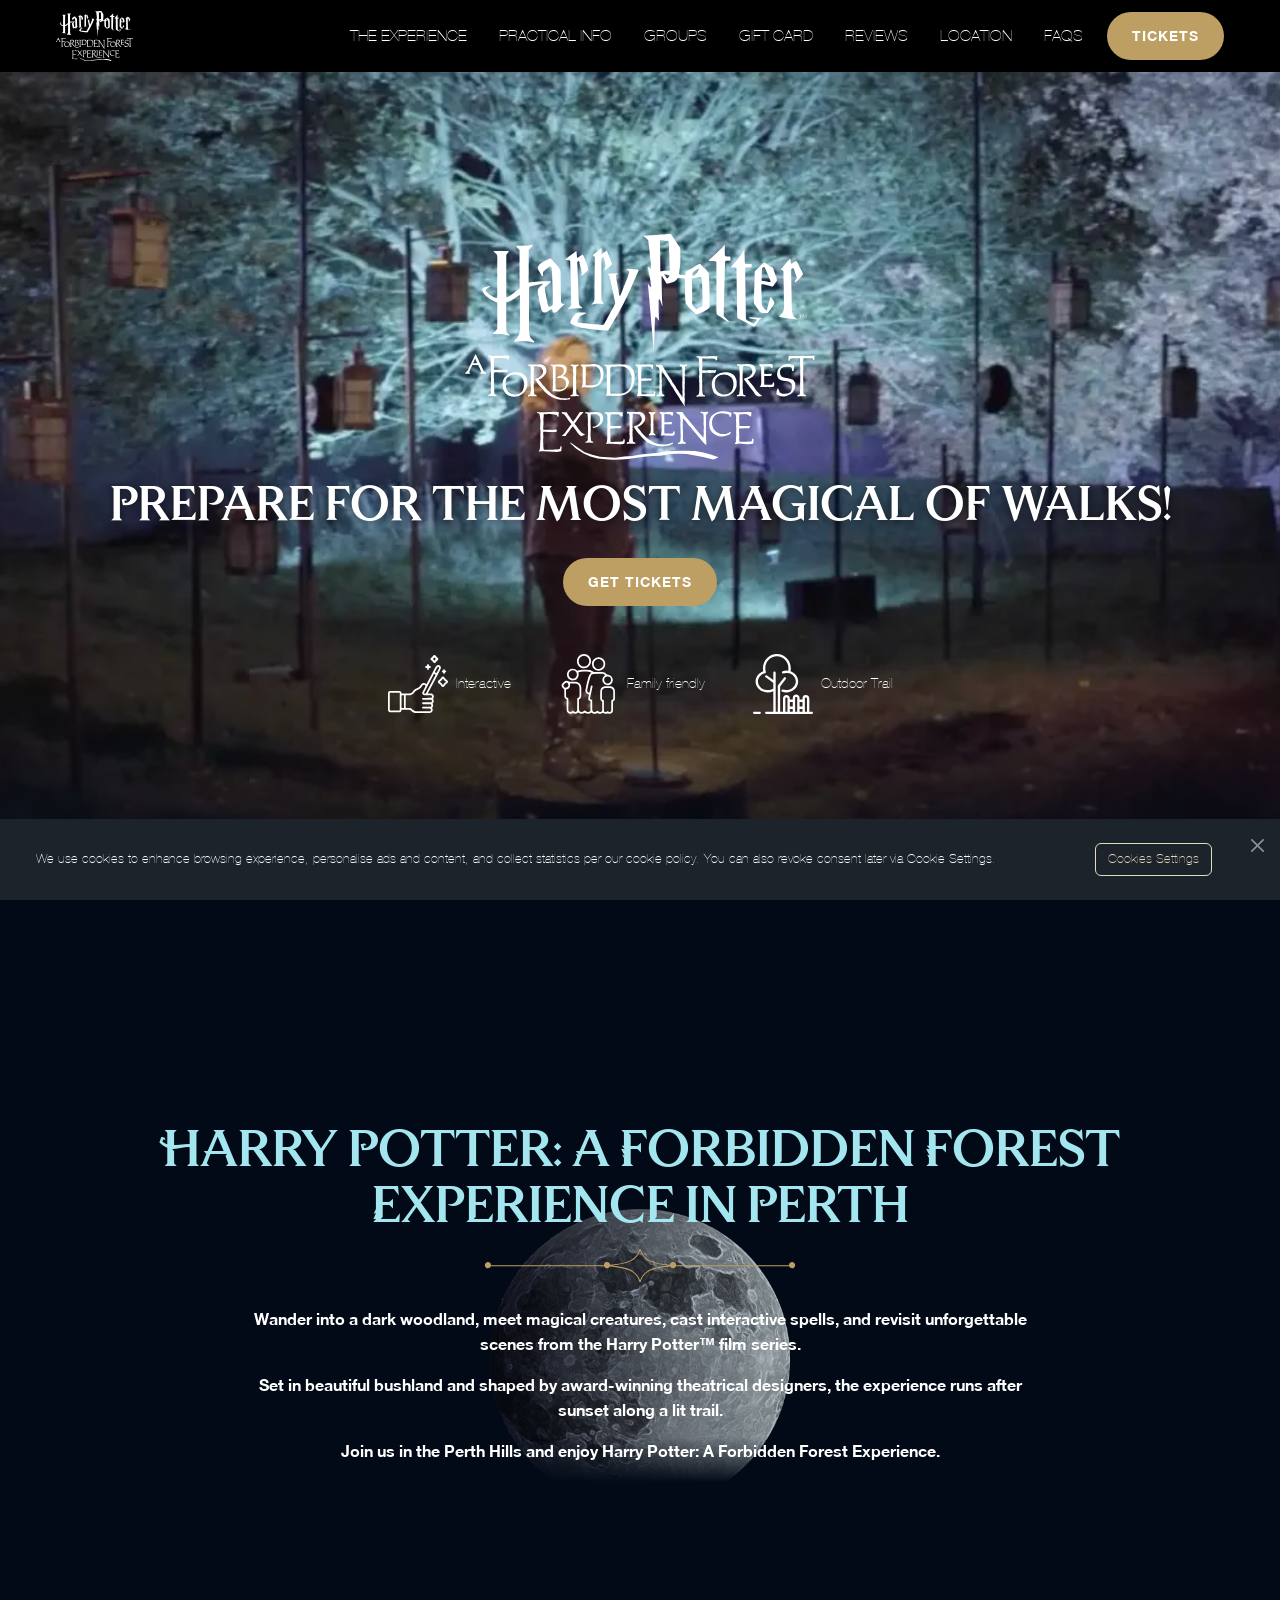
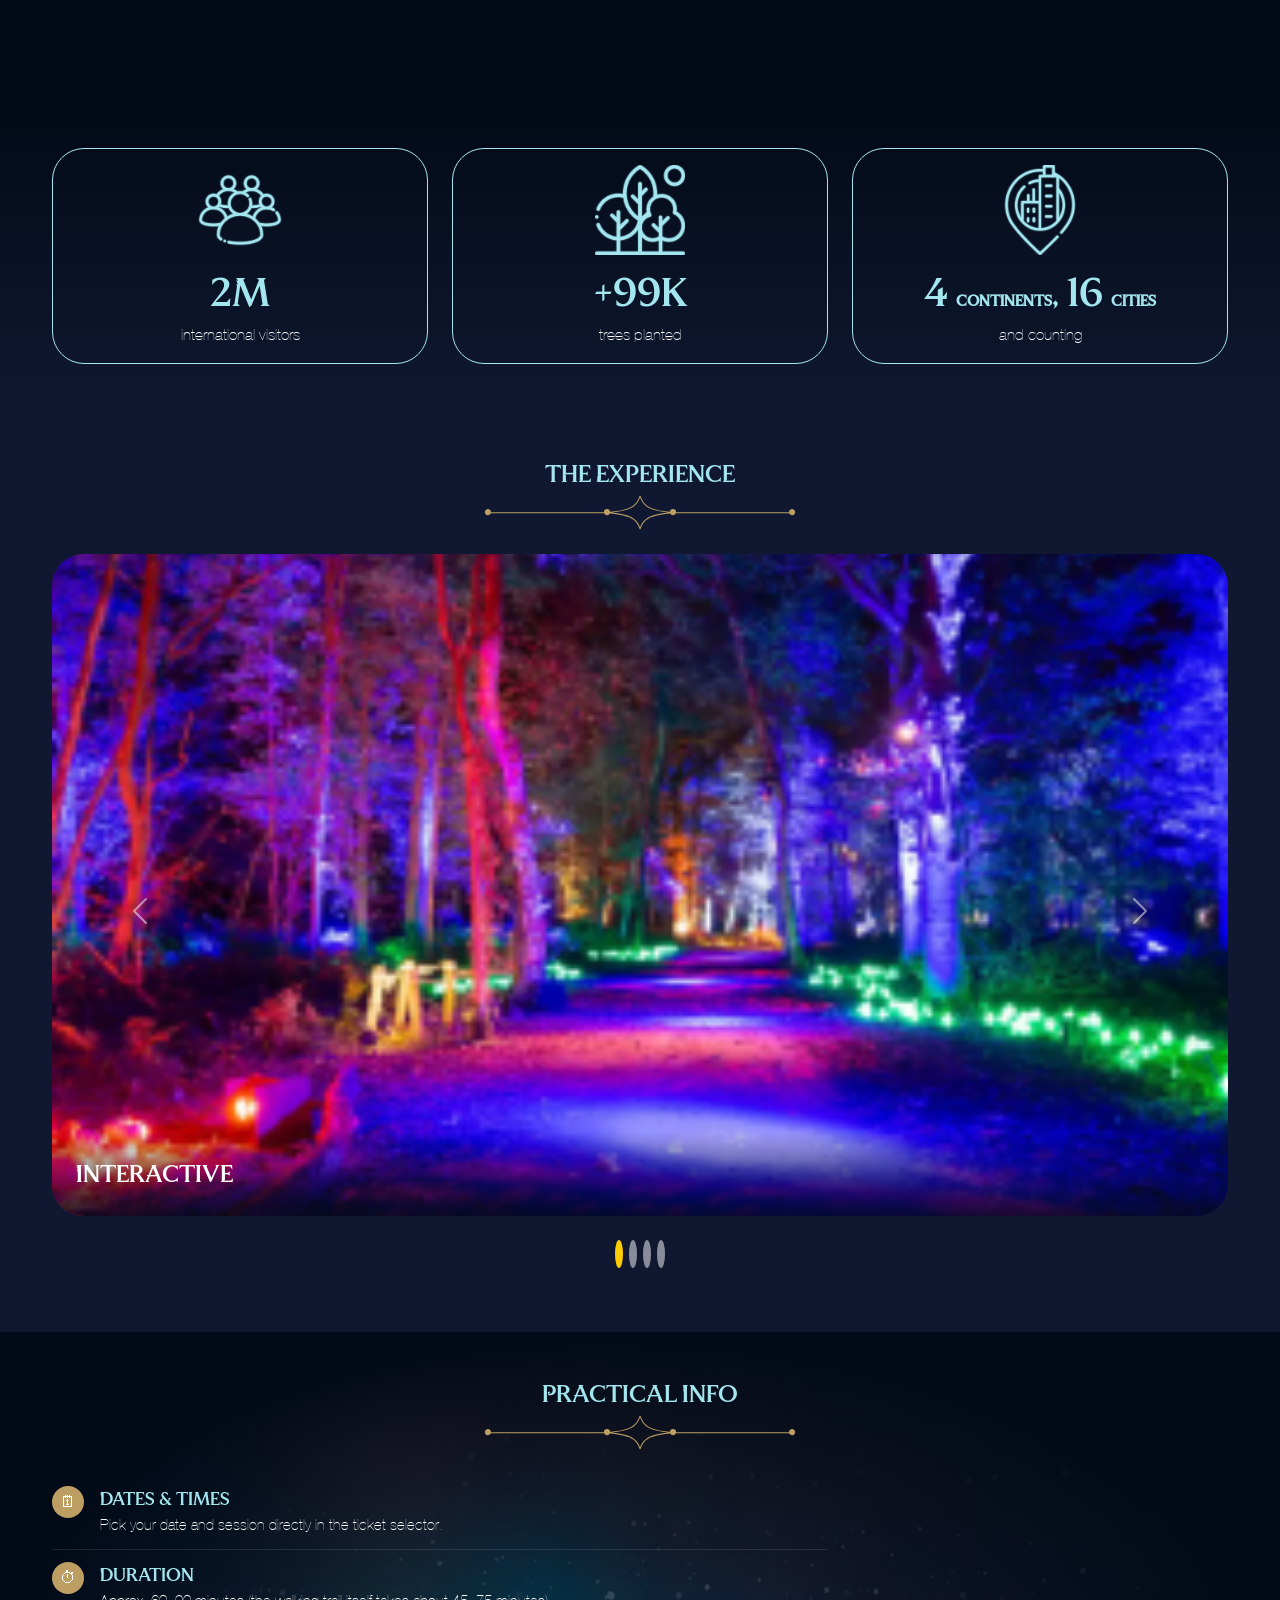
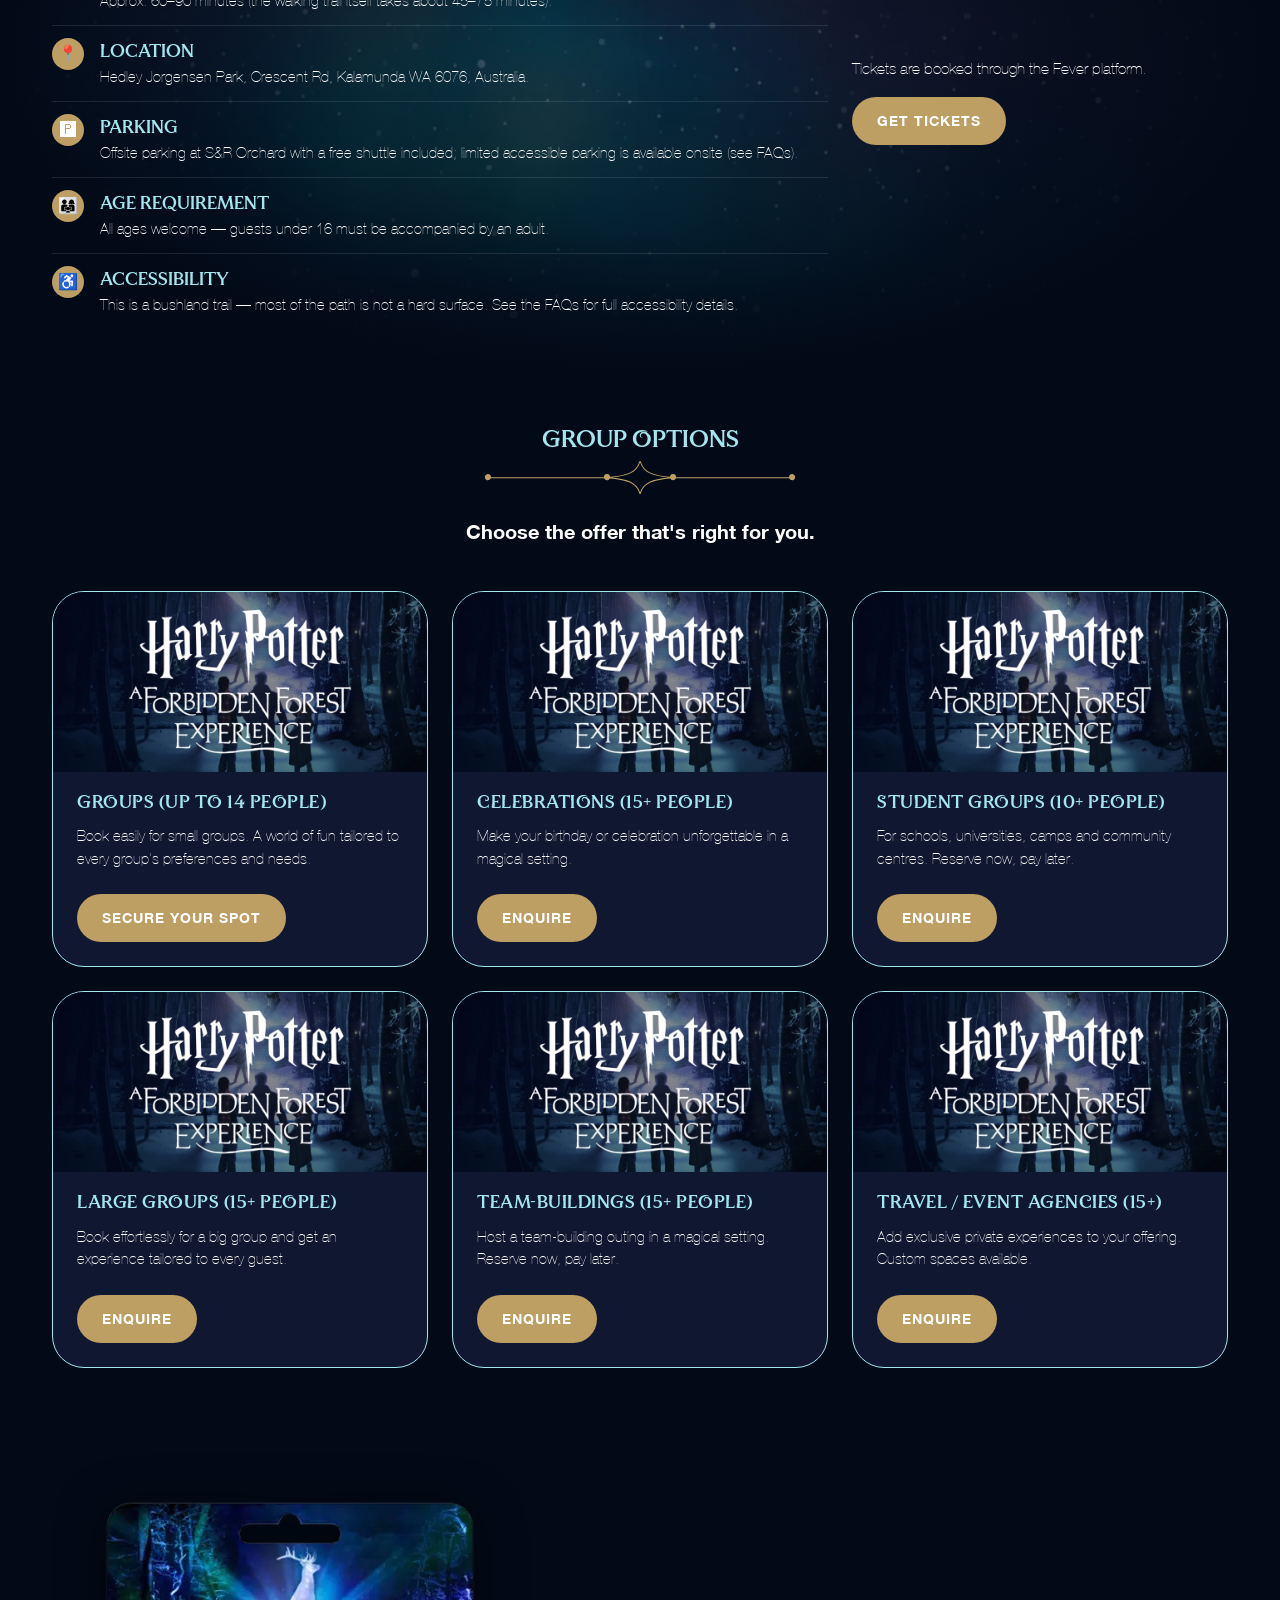
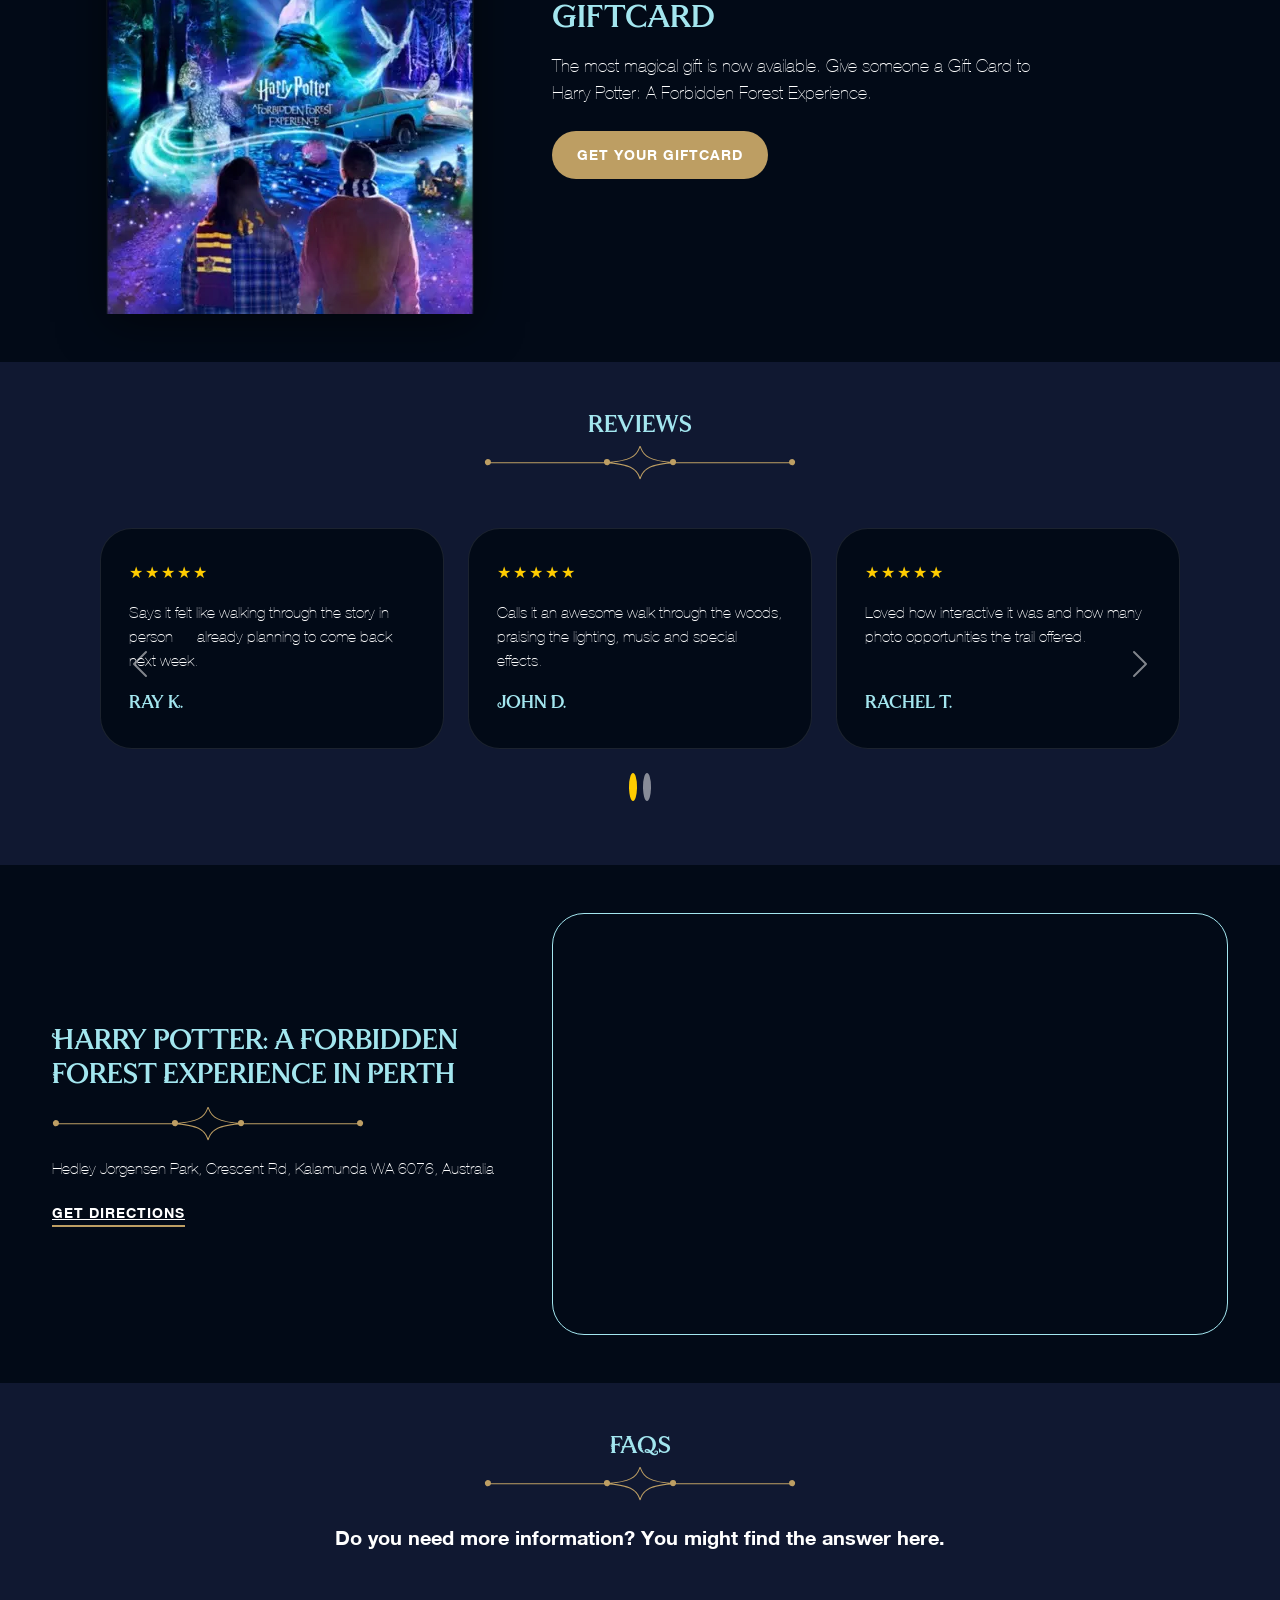
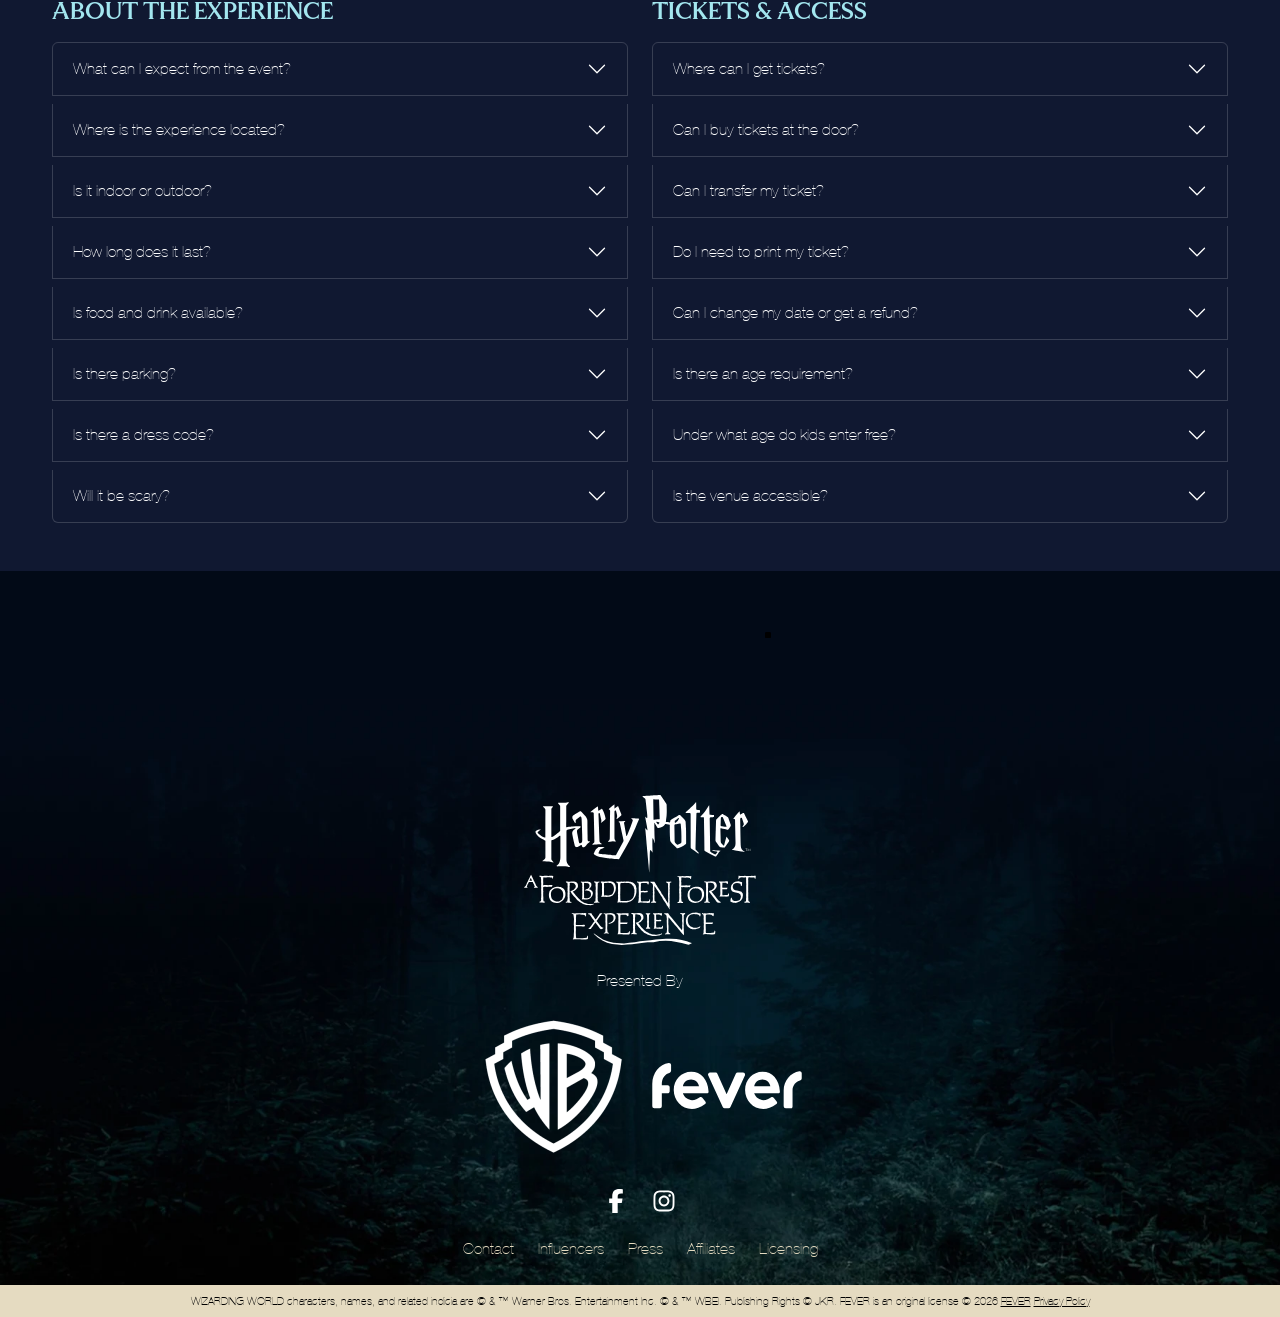
<file: perth.html>
<!doctype html>
<html lang="en">
<!-------------------⬇ --- SECTION 00: HEAD TAG DATA -- ⬇------------------->
<head>
  <meta charset="utf-8">
  <meta name="viewport" content="width=device-width, initial-scale=1">
  <!--TITLE--> <title>Harry Potter: A Forbidden Forest Experience in Perth</title>
  <!--DESCRIPTION--> <meta name="description" content="Bootstrap 5 practice rebuild of the Perth city page — nighttime woodland trail at Hedley Jorgensen Park, Kalamunda WA.">
  <!--KEYWORDS--> <meta name="keywords" content="harry potter, forbidden forest, perth, kalamunda, tickets, bootstrap clone">
  <!--ICON-->
  <link rel="icon" type="image/x-icon" href="assets/00-universal/images/00-favicon.ico">
  <link rel="icon" type="image/png" sizes="32x32" href="assets/00-universal/images/00-favicon-32-32x32.png">
  <link rel="icon" type="image/png" sizes="16x16" href="assets/00-universal/images/00-favicon-16-16x16.png">
  <link rel="apple-touch-icon" sizes="180x180" href="assets/00-universal/images/00-apple-touch-icon-180x180.png">
  <link rel="mask-icon" href="assets/00-universal/images/00-safari-pinned-tab-500x500.svg" color="#ffffff">
  <!--OPEN GRAPH-->
  <meta property="og:title" content="Harry Potter: A Forbidden Forest Experience in Perth">
  <meta property="og:type" content="website">
  <meta property="og:image" content="assets/00-universal/images/00-og-image-2890x1722.jpg">
  <!--STYLESHEETS-->
  <link href="https://cdn.jsdelivr.net/npm/bootstrap@5.3.3/dist/css/bootstrap.min.css" rel="stylesheet" integrity="sha384-QWTKZyjpPEjISv5WaRU9OFeRpok6YctnYmDr5pNlyT2bRjXh0JMhjY6hW+ALEwIH" crossorigin="anonymous">
  <link rel="stylesheet" href="css/styles.css">
</head>
<!-------------------⬆ --- SECTION 00: HEAD TAG DATA -- ⬆------------------->

<body>
<!--
  ============================== DEV TABLE OF CONTENTS (Perth) ==============================
  SECTION 00  HEAD                     meta, favicons, stylesheets
  SECTION 01  NAVBAR                   #navbar    — black bar with section anchor menu + TICKETS CTA
  SECTION 02  HERO                     #hero      — remote video + local poster, CTA, icons
  SECTION 03  INTRO                    #intro     — starfield + moon, Perth-specific copy
  SECTION 04  MILESTONES               #milestones — 3 stat cards
  SECTION 12  GALLERY                  #gallery   — "The Experience" 4-slide carousel
  SECTION 13  TICKETS / PRACTICAL INFO #tickets   — 6 info items over treeline bg
  SECTION 14  GROUPS                   #groups    — 6 offer cards linking to Fever
  SECTION 15  GIFTCARD                 #giftcard  — image + copy + Fever CTA
  SECTION 16  REVIEWS                  #reviews   — 5-star carousel of visitor quotes
  SECTION 17  LOCATION                 #location  — address + directions + live Google Map iframe
  SECTION 18  FAQS                     #faqs      — accordion of common questions
  SECTION 09  FIREFLY EFFECT           #firefly-effect
  SECTION 10  FOOTER                   #footer
  SECTION 11  COOKIE BANNER
  ===========================================================================================
-->

<!-------------------⬇ --- SECTION 01: NAVBAR -- ⬇------------------->
<header id="navbar">
  <nav class="navbar navbar-expand-lg fixed-top hp-navbar" aria-label="Main">
    <div class="container-fluid hp-container-cap px-3">
      <a class="navbar-brand py-0" href="index.html" aria-label="Go to homepage">
        <img src="assets/00-universal/images/00-event-logo-stacked-944x610.svg" alt="Harry Potter: Forbidden Forest Experience" width="77" height="50">
      </a>
      <button class="navbar-toggler border-0" type="button" data-bs-toggle="collapse" data-bs-target="#perthNav" aria-controls="perthNav" aria-expanded="false" aria-label="Toggle navigation">
        <span class="navbar-toggler-icon"></span>
      </button>
      <div class="collapse navbar-collapse" id="perthNav">
        <ul class="navbar-nav ms-auto align-items-lg-center gap-lg-3 my-3 my-lg-0">
          <li class="nav-item order-lg-2"><a href="https://feverup.com/m/584493" target="_blank" rel="noopener" class="btn btn-hp-primary">Tickets</a></li>
          <li class="nav-item"><a class="nav-link text-uppercase text-white small" href="#gallery">The Experience</a></li>
          <li class="nav-item"><a class="nav-link text-uppercase text-white small" href="#tickets">Practical Info</a></li>
          <li class="nav-item"><a class="nav-link text-uppercase text-white small" href="#groups">Groups</a></li>
          <li class="nav-item"><a class="nav-link text-uppercase text-white small" href="#giftcard">Gift Card</a></li>
          <li class="nav-item"><a class="nav-link text-uppercase text-white small" href="#reviews">Reviews</a></li>
          <li class="nav-item"><a class="nav-link text-uppercase text-white small" href="#location">Location</a></li>
          <li class="nav-item"><a class="nav-link text-uppercase text-white small" href="#faqs">FAQs</a></li>
        </ul>
      </div>
    </div>
  </nav>
</header>
<!-------------------⬆ --- SECTION 01: NAVBAR -- ⬆------------------->

<!-------------------⬇ --- SECTION 02: HERO -- ⬇------------------->
<section id="hero" class="hp-hero">
  <div class="hp-hero__media">
    <picture>
      <source media="(max-width: 900px)" srcset="assets/02-hero/videos/02-hero-video-poster-mobile-360x640.webp">
      <img src="assets/02-hero/videos/02-hero-video-poster-desktop-1080x608.webp" alt="Nighttime forest lit by floating lanterns" class="object-fit-cover">
    </picture>
    <video class="object-fit-cover" autoplay loop muted playsinline
           poster="assets/02-hero/videos/02-hero-video-poster-desktop-1080x608.webp">
      <source src="https://hpforbiddenforestexperience.com/assets/videos/CR-HPAFFE-ACQ-WL-LPHero-P1-16x9-BNE-ENG_zpmk98.webm" type="video/webm">
      <source src="https://hpforbiddenforestexperience.com/assets/videos/CR-HPAFFE-ACQ-WL-LPHero-P1-16x9-BNE-ENG_zpmk98.mp4" type="video/mp4">
    </video>
  </div>
  <div class="hp-hero__content container hp-container-cap text-center py-5 mt-5">
    <img src="assets/00-universal/images/00-event-logo-stacked-944x610.svg" alt="Harry Potter: A Forbidden Forest Experience logo" class="hp-hero__logo mb-3" width="350" height="226" fetchpriority="high">
    <p class="hp-hero__tagline mb-4">Prepare for the most magical of walks!</p>
    <a href="https://feverup.com/m/584493" target="_blank" rel="noopener" class="btn btn-hp-primary mb-5">Get Tickets</a>
    <div class="d-flex justify-content-center gap-4 gap-md-5 flex-wrap">
      <span class="d-flex align-items-center gap-2">
        <img src="assets/02-hero/images/02-icon-interactive-45x43.svg" alt="Interactive" class="hp-hero__icon" width="60" height="57">
        <span class="hp-hero__icon-label">Interactive</span>
      </span>
      <span class="d-flex align-items-center gap-2">
        <img src="assets/02-hero/images/02-icon-family-friendly-40x43.svg" alt="Family friendly" class="hp-hero__icon" width="60" height="65">
        <span class="hp-hero__icon-label">Family friendly</span>
      </span>
      <span class="d-flex align-items-center gap-2">
        <img src="assets/02-hero/images/02-icon-outdoor-trail-43x43.svg" alt="Outdoors" class="hp-hero__icon" width="60" height="60">
        <span class="hp-hero__icon-label">Outdoor Trail</span>
      </span>
    </div>
  </div>
</section>
<!-------------------⬆ --- SECTION 02: HERO -- ⬆------------------->

<!-------------------⬇ --- SECTION 03: INTRO -- ⬇------------------->
<section id="intro" class="hp-intro">
  <div class="container hp-container-cap text-center position-relative py-5">
    <h1 class="hp-intro__title mb-3">Harry Potter: A Forbidden Forest Experience in Perth</h1>
    <p class="mb-4"><img src="assets/00-universal/images/00-divider-flourish-312x34.svg" alt="" class="hp-flourish img-fluid" title="text decoration"></p>
    <p class="mx-auto col-md-8"><strong>Wander into a dark woodland, meet magical creatures, cast interactive spells, and revisit unforgettable scenes from the Harry Potter™ film series.</strong></p>
    <p class="mx-auto col-md-8"><strong>Set in beautiful bushland and shaped by award-winning theatrical designers, the experience runs after sunset along a lit trail.</strong></p>
    <p class="mx-auto col-md-8"><strong>Join us in the Perth Hills and enjoy Harry Potter: A Forbidden Forest Experience.</strong></p>
    <div class="hp-moon-container" aria-hidden="true">
      <div class="hp-moon"></div>
    </div>
  </div>
</section>
<!-------------------⬆ --- SECTION 03: INTRO -- ⬆------------------->

<!-------------------⬇ --- SECTION 04: MILESTONES -- ⬇------------------->
<section id="milestones" class="hp-milestones">
  <div class="container hp-container-cap py-5">
    <div class="row row-cols-1 row-cols-md-3 g-4 text-center">
      <div class="col">
        <div class="hp-milestones__card d-flex flex-column align-items-center">
          <img src="assets/04-milestones/images/04-stat-visitors-900x900.webp" alt="International visitors" class="hp-milestones__image img-fluid" width="900" height="900" loading="lazy">
          <span class="hp-milestones__number mt-2">2M</span>
          <p class="mb-0">international visitors</p>
        </div>
      </div>
      <div class="col">
        <div class="hp-milestones__card d-flex flex-column align-items-center">
          <img src="assets/04-milestones/images/04-stat-trees-900x900.webp" alt="Trees planted" class="hp-milestones__image img-fluid" width="900" height="900" loading="lazy">
          <span class="hp-milestones__number mt-2">+99k</span>
          <p class="mb-0">trees planted</p>
        </div>
      </div>
      <div class="col">
        <div class="hp-milestones__card d-flex flex-column align-items-center">
          <img src="assets/04-milestones/images/04-stat-cities-900x900.webp" alt="Cities" class="hp-milestones__image img-fluid" width="900" height="900" loading="lazy">
          <span class="hp-milestones__number mt-2">4 <strong>continents</strong>, 16 <strong>cities</strong></span>
          <p class="mb-0">and counting</p>
        </div>
      </div>
    </div>
  </div>
</section>
<!-------------------⬆ --- SECTION 04: MILESTONES -- ⬆------------------->

<!-------------------⬇ --- SECTION 12: GALLERY (The Experience) -- ⬇------------------->
<section id="gallery" class="hp-gallery">
  <div class="container hp-container-cap py-5">
    <h2 class="hp-section-title font-h2 text-center mb-2">The Experience</h2>
    <p class="text-center mb-4"><img src="assets/00-universal/images/00-divider-flourish-312x34.svg" alt="" class="hp-flourish img-fluid"></p>

    <div id="galleryCarousel" class="carousel slide" data-bs-ride="carousel">
      <div class="carousel-inner">
        <div class="carousel-item active">
          <div class="hp-gallery__slide">
            <img src="assets/06-finished-experiences/images/06-city-melbourne-250x250.png" alt="Interactive spellcasting moment">
            <div class="hp-gallery__caption">Interactive</div>
          </div>
        </div>
        <div class="carousel-item">
          <div class="hp-gallery__slide">
            <img src="assets/06-finished-experiences/images/06-city-brisbane-250x250.png" alt="A magical creature glowing in the trees">
            <div class="hp-gallery__caption">Magical Creatures</div>
          </div>
        </div>
        <div class="carousel-item">
          <div class="hp-gallery__slide">
            <img src="assets/06-finished-experiences/images/06-city-leesburg-250x250.png" alt="Lit outdoor trail through the forest">
            <div class="hp-gallery__caption">Outdoors</div>
          </div>
        </div>
        <div class="carousel-item">
          <div class="hp-gallery__slide">
            <img src="assets/06-finished-experiences/images/06-city-cincinnati-250x250.png" alt="Family enjoying the trail together">
            <div class="hp-gallery__caption">Family friendly</div>
          </div>
        </div>
      </div>
      <div class="carousel-indicators position-static mt-4">
        <button type="button" data-bs-target="#galleryCarousel" data-bs-slide-to="0" class="active" aria-current="true" aria-label="Interactive"></button>
        <button type="button" data-bs-target="#galleryCarousel" data-bs-slide-to="1" aria-label="Magical Creatures"></button>
        <button type="button" data-bs-target="#galleryCarousel" data-bs-slide-to="2" aria-label="Outdoors"></button>
        <button type="button" data-bs-target="#galleryCarousel" data-bs-slide-to="3" aria-label="Family friendly"></button>
      </div>
      <button class="carousel-control-prev" type="button" data-bs-target="#galleryCarousel" data-bs-slide="prev">
        <span class="carousel-control-prev-icon" aria-hidden="true"></span><span class="visually-hidden">Previous</span>
      </button>
      <button class="carousel-control-next" type="button" data-bs-target="#galleryCarousel" data-bs-slide="next">
        <span class="carousel-control-next-icon" aria-hidden="true"></span><span class="visually-hidden">Next</span>
      </button>
    </div>
  </div>
</section>
<!-------------------⬆ --- SECTION 12: GALLERY -- ⬆------------------->

<!-------------------⬇ --- SECTION 13: TICKETS / PRACTICAL INFO -- ⬇------------------->
<section id="tickets" class="hp-tickets">
  <div class="container hp-container-cap py-5">
    <h2 class="hp-section-title font-h2 text-center mb-2">Practical Info</h2>
    <p class="text-center mb-4"><img src="assets/00-universal/images/00-divider-flourish-312x34.svg" alt="" class="hp-flourish img-fluid"></p>

    <div class="row g-4 align-items-center">
      <div class="col-lg-8">
        <ul class="hp-tickets__list">
          <li class="hp-tickets__item">
            <span class="hp-tickets__icon" aria-hidden="true">🗓</span>
            <div>
              <span class="hp-tickets__label">Dates &amp; times</span>
              <span class="hp-tickets__value">Pick your date and session directly in the ticket selector.</span>
            </div>
          </li>
          <li class="hp-tickets__item">
            <span class="hp-tickets__icon" aria-hidden="true">⏱</span>
            <div>
              <span class="hp-tickets__label">Duration</span>
              <span class="hp-tickets__value">Approx. 60–90 minutes (the walking trail itself takes about 45–75 minutes).</span>
            </div>
          </li>
          <li class="hp-tickets__item">
            <span class="hp-tickets__icon" aria-hidden="true">📍</span>
            <div>
              <span class="hp-tickets__label">Location</span>
              <span class="hp-tickets__value">Hedley Jorgensen Park, Crescent Rd, Kalamunda WA 6076, Australia.</span>
            </div>
          </li>
          <li class="hp-tickets__item">
            <span class="hp-tickets__icon" aria-hidden="true">🅿</span>
            <div>
              <span class="hp-tickets__label">Parking</span>
              <span class="hp-tickets__value">Offsite parking at S&amp;R Orchard with a free shuttle included; limited accessible parking is available onsite (see FAQs).</span>
            </div>
          </li>
          <li class="hp-tickets__item">
            <span class="hp-tickets__icon" aria-hidden="true">👨‍👩‍👧</span>
            <div>
              <span class="hp-tickets__label">Age requirement</span>
              <span class="hp-tickets__value">All ages welcome — guests under 16 must be accompanied by an adult.</span>
            </div>
          </li>
          <li class="hp-tickets__item">
            <span class="hp-tickets__icon" aria-hidden="true">♿</span>
            <div>
              <span class="hp-tickets__label">Accessibility</span>
              <span class="hp-tickets__value">This is a bushland trail — most of the path is not a hard surface. See the FAQs for full accessibility details.</span>
            </div>
          </li>
        </ul>
      </div>
      <div class="col-lg-4 text-center text-lg-start">
        <p class="mb-3">Tickets are booked through the Fever platform.</p>
        <a href="https://feverup.com/m/584493" target="_blank" rel="noopener" class="btn btn-hp-primary">Get Tickets</a>
      </div>
    </div>
  </div>
</section>
<!-------------------⬆ --- SECTION 13: TICKETS -- ⬆------------------->

<!-------------------⬇ --- SECTION 14: GROUPS -- ⬇------------------->
<section id="groups" class="hp-groups">
  <div class="container hp-container-cap py-5">
    <h2 class="hp-section-title font-h2 text-center mb-2">Group Options</h2>
    <p class="text-center mb-4"><img src="assets/00-universal/images/00-divider-flourish-312x34.svg" alt="" class="hp-flourish img-fluid"></p>
    <h3 class="font-h3 text-center mb-5">Choose the offer that's right for you.</h3>

    <div class="row row-cols-1 row-cols-md-2 row-cols-lg-3 g-4">
      <div class="col">
        <div class="hp-offer">
          <img src="assets/14-groups/images/14-groups-og-900x536.webp" alt="Groups up to 14 people" class="hp-offer__image" loading="lazy">
          <div class="hp-offer__body">
            <h4 class="hp-offer__title">Groups (up to 14 people)</h4>
            <p class="hp-offer__desc">Book easily for small groups. A world of fun tailored to every group's preferences and needs.</p>
            <a href="https://feverup.com/m/584493" target="_blank" rel="noopener" class="btn btn-hp-primary hp-offer__cta">Secure your spot</a>
          </div>
        </div>
      </div>
      <div class="col">
        <div class="hp-offer">
          <img src="assets/14-groups/images/14-groups-og-900x536.webp" alt="Celebrations for 15 or more" class="hp-offer__image" loading="lazy">
          <div class="hp-offer__body">
            <h4 class="hp-offer__title">Celebrations (15+ people)</h4>
            <p class="hp-offer__desc">Make your birthday or celebration unforgettable in a magical setting.</p>
            <a href="https://groups.feverup.com/en/?id=142156&amp;bt=premium_services" target="_blank" rel="noopener" class="btn btn-hp-primary hp-offer__cta">Enquire</a>
          </div>
        </div>
      </div>
      <div class="col">
        <div class="hp-offer">
          <img src="assets/14-groups/images/14-groups-og-900x536.webp" alt="Student groups of 10 or more" class="hp-offer__image" loading="lazy">
          <div class="hp-offer__body">
            <h4 class="hp-offer__title">Student groups (10+ people)</h4>
            <p class="hp-offer__desc">For schools, universities, camps and community centres. Reserve now, pay later.</p>
            <a href="https://groups.feverup.com/en/?id=142156&amp;bt=educational" target="_blank" rel="noopener" class="btn btn-hp-primary hp-offer__cta">Enquire</a>
          </div>
        </div>
      </div>
      <div class="col">
        <div class="hp-offer">
          <img src="assets/14-groups/images/14-groups-og-900x536.webp" alt="Large individual groups of 15+" class="hp-offer__image" loading="lazy">
          <div class="hp-offer__body">
            <h4 class="hp-offer__title">Large groups (15+ people)</h4>
            <p class="hp-offer__desc">Book effortlessly for a big group and get an experience tailored to every guest.</p>
            <a href="https://groups.feverup.com/en/?id=142156&amp;bt=large_group" target="_blank" rel="noopener" class="btn btn-hp-primary hp-offer__cta">Enquire</a>
          </div>
        </div>
      </div>
      <div class="col">
        <div class="hp-offer">
          <img src="assets/14-groups/images/14-groups-og-900x536.webp" alt="Team building for 15 or more" class="hp-offer__image" loading="lazy">
          <div class="hp-offer__body">
            <h4 class="hp-offer__title">Team-buildings (15+ people)</h4>
            <p class="hp-offer__desc">Host a team-building outing in a magical setting. Reserve now, pay later.</p>
            <a href="https://groups.feverup.com/en/?id=142156&amp;bt=corporate" target="_blank" rel="noopener" class="btn btn-hp-primary hp-offer__cta">Enquire</a>
          </div>
        </div>
      </div>
      <div class="col">
        <div class="hp-offer">
          <img src="assets/14-groups/images/14-groups-og-900x536.webp" alt="Travel or event agencies of 15+" class="hp-offer__image" loading="lazy">
          <div class="hp-offer__body">
            <h4 class="hp-offer__title">Travel / event agencies (15+)</h4>
            <p class="hp-offer__desc">Add exclusive private experiences to your offering. Custom spaces available.</p>
            <a href="https://groups.feverup.com/en/?id=142156&amp;bt=agency" target="_blank" rel="noopener" class="btn btn-hp-primary hp-offer__cta">Enquire</a>
          </div>
        </div>
      </div>
    </div>
  </div>
</section>
<!-------------------⬆ --- SECTION 14: GROUPS -- ⬆------------------->

<!-------------------⬇ --- SECTION 15: GIFTCARD -- ⬇------------------->
<section id="giftcard" class="hp-giftcard">
  <div class="container hp-container-cap py-5">
    <div class="row align-items-center g-4">
      <div class="col-md-5 text-center">
        <img src="assets/15-giftcard/images/15-giftcard-key-art-450x450.webp" alt="Forbidden Forest Experience gift card" class="hp-giftcard__image" width="450" height="450" loading="lazy">
      </div>
      <div class="col-md-7">
        <h2 class="hp-giftcard__title">Giftcard</h2>
        <p class="hp-giftcard__desc">The most magical gift is now available. Give someone a Gift Card to Harry Potter: A Forbidden Forest Experience.</p>
        <a href="https://feverup.com/m/650083" target="_blank" rel="noopener" class="btn btn-hp-primary">Get your giftcard</a>
      </div>
    </div>
  </div>
</section>
<!-------------------⬆ --- SECTION 15: GIFTCARD -- ⬆------------------->

<!-------------------⬇ --- SECTION 16: REVIEWS -- ⬇------------------->
<section id="reviews" class="hp-reviews">
  <div class="container hp-container-cap py-5">
    <h2 class="hp-section-title font-h2 text-center mb-2">Reviews</h2>
    <p class="text-center mb-5"><img src="assets/00-universal/images/00-divider-flourish-312x34.svg" alt="" class="hp-flourish img-fluid"></p>

    <!-- 5 reviewers — quotes are paraphrased summaries, see README -->
    <div id="reviewsCarousel" class="carousel slide" data-bs-ride="carousel">
      <div class="carousel-inner">
        <div class="carousel-item active">
          <div class="row row-cols-1 row-cols-md-3 g-4 px-md-5">
            <div class="col">
              <article class="hp-reviews__card">
                <div class="hp-reviews__stars" aria-label="5 out of 5 stars">★★★★★</div>
                <p class="hp-reviews__text">Says it felt like walking through the story in person — already planning to come back next week.</p>
                <p class="hp-reviews__name mt-auto">Ray K.</p>
              </article>
            </div>
            <div class="col">
              <article class="hp-reviews__card">
                <div class="hp-reviews__stars" aria-label="5 out of 5 stars">★★★★★</div>
                <p class="hp-reviews__text">Calls it an awesome walk through the woods, praising the lighting, music and special effects.</p>
                <p class="hp-reviews__name mt-auto">John D.</p>
              </article>
            </div>
            <div class="col">
              <article class="hp-reviews__card">
                <div class="hp-reviews__stars" aria-label="5 out of 5 stars">★★★★★</div>
                <p class="hp-reviews__text">Loved how interactive it was and how many photo opportunities the trail offered.</p>
                <p class="hp-reviews__name mt-auto">Rachel T.</p>
              </article>
            </div>
          </div>
        </div>
        <div class="carousel-item">
          <div class="row row-cols-1 row-cols-md-3 g-4 px-md-5">
            <div class="col">
              <article class="hp-reviews__card">
                <div class="hp-reviews__stars" aria-label="5 out of 5 stars">★★★★★</div>
                <p class="hp-reviews__text">A magical outing the whole family enjoyed — the lighting and sound made it feel transporting.</p>
                <p class="hp-reviews__name mt-auto">Joanna R.</p>
              </article>
            </div>
            <div class="col">
              <article class="hp-reviews__card">
                <div class="hp-reviews__stars" aria-label="5 out of 5 stars">★★★★★</div>
                <p class="hp-reviews__text">Says it's well worth the money and the drive — a Forbidden Forest hard to beat.</p>
                <p class="hp-reviews__name mt-auto">Lizzie K.</p>
              </article>
            </div>
            <div class="col d-none d-md-block">
              <article class="hp-reviews__card">
                <div class="hp-reviews__stars" aria-label="5 out of 5 stars">★★★★★</div>
                <p class="hp-reviews__text">Reviewers consistently highlight the immersive lighting, the family-friendly pacing, and the little touches that make the world feel real.</p>
                <p class="hp-reviews__name mt-auto">Visitor summary</p>
              </article>
            </div>
          </div>
        </div>
      </div>
      <div class="carousel-indicators position-static mt-4">
        <button type="button" data-bs-target="#reviewsCarousel" data-bs-slide-to="0" class="active" aria-current="true" aria-label="Reviews slide 1"></button>
        <button type="button" data-bs-target="#reviewsCarousel" data-bs-slide-to="1" aria-label="Reviews slide 2"></button>
      </div>
      <button class="carousel-control-prev" type="button" data-bs-target="#reviewsCarousel" data-bs-slide="prev">
        <span class="carousel-control-prev-icon" aria-hidden="true"></span><span class="visually-hidden">Previous</span>
      </button>
      <button class="carousel-control-next" type="button" data-bs-target="#reviewsCarousel" data-bs-slide="next">
        <span class="carousel-control-next-icon" aria-hidden="true"></span><span class="visually-hidden">Next</span>
      </button>
    </div>
  </div>
</section>
<!-------------------⬆ --- SECTION 16: REVIEWS -- ⬆------------------->

<!-------------------⬇ --- SECTION 17: LOCATION -- ⬇------------------->
<section id="location" class="hp-location">
  <div class="container hp-container-cap py-5">
    <div class="row g-4 align-items-center">
      <div class="col-lg-5">
        <h2 class="hp-location__title mb-3">
          <a href="https://www.google.com/maps/search/Perth+Western+Australia" target="_blank" rel="noopener">Harry Potter: A Forbidden Forest Experience in Perth</a>
        </h2>
        <p class="mb-3"><img src="assets/00-universal/images/00-divider-flourish-312x34.svg" alt="" class="hp-flourish img-fluid"></p>
        <address class="hp-location__address">Hedley Jorgensen Park, Crescent Rd, Kalamunda WA 6076, Australia</address>
        <a class="btn-hp-underline" href="https://www.google.com/maps/place/Harry+Potter:+A+Forbidden+Forest+Experience+-+Perth/@-31.9678938,116.063324,15z" target="_blank" rel="noopener">Get directions</a>
      </div>
      <div class="col-lg-7">
        <div class="hp-map-frame">
          <iframe title="Map to Hedley Jorgensen Park, Kalamunda WA"
                  src="https://www.google.com/maps?q=Hedley%20Jorgensen%20Park%2C%20Crescent%20Rd%2C%20Kalamunda%20WA%206076%2C%20Australia&output=embed"
                  loading="lazy" referrerpolicy="no-referrer-when-downgrade" allowfullscreen></iframe>
        </div>
      </div>
    </div>
  </div>
</section>
<!-------------------⬆ --- SECTION 17: LOCATION -- ⬆------------------->

<!-------------------⬇ --- SECTION 18: FAQS -- ⬇------------------->
<section id="faqs" class="hp-faqs">
  <div class="container hp-container-cap py-5">
    <h2 class="hp-section-title font-h2 text-center mb-2">FAQs</h2>
    <p class="text-center mb-4"><img src="assets/00-universal/images/00-divider-flourish-312x34.svg" alt="" class="hp-flourish img-fluid"></p>
    <h3 class="font-h3 text-center mb-5">Do you need more information? You might find the answer here.</h3>

    <!-- Answers below are paraphrased summaries of the live Perth FAQ (see README). -->
    <div class="row g-4">
      <div class="col-lg-6">
        <h4 class="hp-faqs__group-title">About the experience</h4>
        <div class="accordion" id="faqAbout">
          <div class="accordion-item">
            <h2 class="accordion-header"><button class="accordion-button collapsed" type="button" data-bs-toggle="collapse" data-bs-target="#faqA1">What can I expect from the event?</button></h2>
            <div id="faqA1" class="accordion-collapse collapse" data-bs-parent="#faqAbout"><div class="accordion-body">A nighttime walk along a lit outdoor trail with magical creatures, interactive spell moments, sound and lighting design inspired by the Forbidden Forest.</div></div>
          </div>
          <div class="accordion-item">
            <h2 class="accordion-header"><button class="accordion-button collapsed" type="button" data-bs-toggle="collapse" data-bs-target="#faqA2">Where is the experience located?</button></h2>
            <div id="faqA2" class="accordion-collapse collapse" data-bs-parent="#faqAbout"><div class="accordion-body">Hedley Jorgensen Park, Crescent Rd, Kalamunda WA 6076, Australia.</div></div>
          </div>
          <div class="accordion-item">
            <h2 class="accordion-header"><button class="accordion-button collapsed" type="button" data-bs-toggle="collapse" data-bs-target="#faqA3">Is it indoor or outdoor?</button></h2>
            <div id="faqA3" class="accordion-collapse collapse" data-bs-parent="#faqAbout"><div class="accordion-body">The experience is outdoors. If weather forces a cancellation you'll be notified by email at the address linked to your booking.</div></div>
          </div>
          <div class="accordion-item">
            <h2 class="accordion-header"><button class="accordion-button collapsed" type="button" data-bs-toggle="collapse" data-bs-target="#faqA4">How long does it last?</button></h2>
            <div id="faqA4" class="accordion-collapse collapse" data-bs-parent="#faqAbout"><div class="accordion-body">Most guests spend around 60–90 minutes on site.</div></div>
          </div>
          <div class="accordion-item">
            <h2 class="accordion-header"><button class="accordion-button collapsed" type="button" data-bs-toggle="collapse" data-bs-target="#faqA5">Is food and drink available?</button></h2>
            <div id="faqA5" class="accordion-collapse collapse" data-bs-parent="#faqAbout"><div class="accordion-body">Yes — food and drink are available on site, with vegan and gluten-free options.</div></div>
          </div>
          <div class="accordion-item">
            <h2 class="accordion-header"><button class="accordion-button collapsed" type="button" data-bs-toggle="collapse" data-bs-target="#faqA6">Is there parking?</button></h2>
            <div id="faqA6" class="accordion-collapse collapse" data-bs-parent="#faqAbout"><div class="accordion-body">Regular parking is at S&amp;R Orchard (about a 7-minute drive from the venue) with a free shuttle to the site.</div></div>
          </div>
          <div class="accordion-item">
            <h2 class="accordion-header"><button class="accordion-button collapsed" type="button" data-bs-toggle="collapse" data-bs-target="#faqA7">Is there a dress code?</button></h2>
            <div id="faqA7" class="accordion-collapse collapse" data-bs-parent="#faqAbout"><div class="accordion-body">Nothing formal — dressing up is encouraged but not required. Wear something suited to a woodland walk after dark.</div></div>
          </div>
          <div class="accordion-item">
            <h2 class="accordion-header"><button class="accordion-button collapsed" type="button" data-bs-toggle="collapse" data-bs-target="#faqA8">Will it be scary?</button></h2>
            <div id="faqA8" class="accordion-collapse collapse" data-bs-parent="#faqAbout"><div class="accordion-body">It's a family experience, though some moments may feel a little spooky. If anyone in your group has arachnophobia, please contact the team ahead of your visit.</div></div>
          </div>
        </div>
      </div>

      <div class="col-lg-6">
        <h4 class="hp-faqs__group-title">Tickets &amp; access</h4>
        <div class="accordion" id="faqTickets">
          <div class="accordion-item">
            <h2 class="accordion-header"><button class="accordion-button collapsed" type="button" data-bs-toggle="collapse" data-bs-target="#faqT1">Where can I get tickets?</button></h2>
            <div id="faqT1" class="accordion-collapse collapse" data-bs-parent="#faqTickets"><div class="accordion-body">Tickets are sold via the Fever app (Google Play / App Store) and on the Fever website.</div></div>
          </div>
          <div class="accordion-item">
            <h2 class="accordion-header"><button class="accordion-button collapsed" type="button" data-bs-toggle="collapse" data-bs-target="#faqT2">Can I buy tickets at the door?</button></h2>
            <div id="faqT2" class="accordion-collapse collapse" data-bs-parent="#faqTickets"><div class="accordion-body">There is a box office on site, but sessions can sell out. Booking in advance is strongly recommended.</div></div>
          </div>
          <div class="accordion-item">
            <h2 class="accordion-header"><button class="accordion-button collapsed" type="button" data-bs-toggle="collapse" data-bs-target="#faqT3">Can I transfer my ticket?</button></h2>
            <div id="faqT3" class="accordion-collapse collapse" data-bs-parent="#faqTickets"><div class="accordion-body">Yes — free ticket transfers are supported inside the Fever app.</div></div>
          </div>
          <div class="accordion-item">
            <h2 class="accordion-header"><button class="accordion-button collapsed" type="button" data-bs-toggle="collapse" data-bs-target="#faqT4">Do I need to print my ticket?</button></h2>
            <div id="faqT4" class="accordion-collapse collapse" data-bs-parent="#faqTickets"><div class="accordion-body">No — contactless tickets are validated straight from the Fever app.</div></div>
          </div>
          <div class="accordion-item">
            <h2 class="accordion-header"><button class="accordion-button collapsed" type="button" data-bs-toggle="collapse" data-bs-target="#faqT5">Can I change my date or get a refund?</button></h2>
            <div id="faqT5" class="accordion-collapse collapse" data-bs-parent="#faqTickets"><div class="accordion-body">Refunds and exchanges are allowed up to 48 hours before your booking. Contact Fever support if you need help.</div></div>
          </div>
          <div class="accordion-item">
            <h2 class="accordion-header"><button class="accordion-button collapsed" type="button" data-bs-toggle="collapse" data-bs-target="#faqT6">Is there an age requirement?</button></h2>
            <div id="faqT6" class="accordion-collapse collapse" data-bs-parent="#faqTickets"><div class="accordion-body">No minimum age, but since this is a lit trail at night some younger guests may find parts intense. Guests under 16 must be with an adult.</div></div>
          </div>
          <div class="accordion-item">
            <h2 class="accordion-header"><button class="accordion-button collapsed" type="button" data-bs-toggle="collapse" data-bs-target="#faqT7">Under what age do kids enter free?</button></h2>
            <div id="faqT7" class="accordion-collapse collapse" data-bs-parent="#faqTickets"><div class="accordion-body">Children under 3 enter free of charge.</div></div>
          </div>
          <div class="accordion-item">
            <h2 class="accordion-header"><button class="accordion-button collapsed" type="button" data-bs-toggle="collapse" data-bs-target="#faqT8">Is the venue accessible?</button></h2>
            <div id="faqT8" class="accordion-collapse collapse" data-bs-parent="#faqTickets"><div class="accordion-body">Yes — motorised scooters are available for hire at the trail entrance. It's a woodland path, so most of the surface is not hard. Guests requiring assistance can apply for one free carer pass.</div></div>
          </div>
        </div>
      </div>
    </div>
  </div>
</section>
<!-------------------⬆ --- SECTION 18: FAQS -- ⬆------------------->

<!-------------------⬇ --- SECTION 09: FIREFLY EFFECT -- ⬇------------------->
<section id="firefly-effect" class="hp-firefly-field" aria-hidden="true">
  <div class="firefly"></div><div class="firefly"></div><div class="firefly"></div>
  <div class="firefly"></div><div class="firefly"></div><div class="firefly"></div>
  <div class="firefly"></div><div class="firefly"></div><div class="firefly"></div>
</section>
<!-------------------⬆ --- SECTION 09: FIREFLY EFFECT -- ⬆------------------->

<!-------------------⬇ --- SECTION 10: FOOTER -- ⬇------------------->
<footer id="footer" class="hp-footer text-center pt-5">
  <div class="container hp-container-cap d-flex flex-column align-items-center gap-4 pt-5">
    <img src="assets/00-universal/images/00-event-logo-stacked-944x610.svg" alt="Harry Potter: Forbidden Forest Experience" class="hp-footer__logo" width="232" height="150" loading="lazy">
    <div>
      <p class="hp-footer__partners-title mb-3">Presented by</p>
      <div class="d-flex align-items-center justify-content-center gap-4">
        <img src="assets/10-footer/images/10-partner-wb-150x155.png" alt="WB Logo" width="150" height="155" loading="lazy">
        <img src="assets/10-footer/images/10-partner-fever-552x170.svg" alt="Fever Logo" width="150" height="46" loading="lazy">
      </div>
    </div>
    <ul class="list-unstyled d-flex gap-4 mb-0">
      <li>
        <a href="https://www.facebook.com/HPforbiddenforestexperience/" target="_blank" rel="noopener nofollow" aria-label="Facebook">
          <svg class="hp-social-icon" viewBox="0 0 320 512" role="img" aria-hidden="true"><path d="M80 299.3V512h116V299.3h86.5l18-97.8H196V166.9c0-51.7 20.3-71.5 72.7-71.5c16.3 0 29.4 .4 37 1.2V7.9C291.4 4 256.4 0 236.2 0C129.3 0 80 50.5 80 159.4v42.1H14v97.8H80z"/></svg>
        </a>
      </li>
      <li>
        <a href="https://www.instagram.com/hpforbiddenforestexperience/" target="_blank" rel="noopener nofollow" aria-label="Instagram">
          <svg class="hp-social-icon" viewBox="0 0 448 512" role="img" aria-hidden="true"><path d="M224.1 141c-63.6 0-114.9 51.3-114.9 114.9s51.3 114.9 114.9 114.9S339 319.5 339 255.9 287.7 141 224.1 141zm0 189.6c-41.1 0-74.7-33.5-74.7-74.7s33.5-74.7 74.7-74.7 74.7 33.5 74.7 74.7-33.6 74.7-74.7 74.7zm146.4-194.3c0 14.9-12 26.8-26.8 26.8-14.9 0-26.8-12-26.8-26.8s12-26.8 26.8-26.8 26.8 12 26.8 26.8zm76.1 27.2c-1.7-35.9-9.9-67.7-36.2-93.9-26.2-26.2-58-34.4-93.9-36.2-37-2.1-147.9-2.1-184.9 0-35.8 1.7-67.6 9.9-93.9 36.1s-34.4 58-36.2 93.9c-2.1 37-2.1 147.9 0 184.9 1.7 35.9 9.9 67.7 36.2 93.9s58 34.4 93.9 36.2c37 2.1 147.9 2.1 184.9 0 35.9-1.7 67.7-9.9 93.9-36.2 26.2-26.2 34.4-58 36.2-93.9 2.1-37 2.1-147.8 0-184.8zM398.8 388c-7.8 19.6-22.9 34.7-42.6 42.6-29.5 11.7-99.5 9-132.1 9s-102.7 2.6-132.1-9c-19.6-7.8-34.7-22.9-42.6-42.6-11.7-29.5-9-99.5-9-132.1s-2.6-102.7 9-132.1c7.8-19.6 22.9-34.7 42.6-42.6 29.5-11.7 99.5-9 132.1-9s102.7-2.6 132.1 9c19.6 7.8 34.7 22.9 42.6 42.6 11.7 29.5 9 99.5 9 132.1s2.7 102.7-9 132.1z"/></svg>
        </a>
      </li>
    </ul>
    <nav aria-label="Footer">
      <ul class="list-unstyled d-flex flex-wrap justify-content-center gap-4 mb-0">
        <li><a class="hp-footer__nav-link" href="https://support.feverup.com/hc/en-us/requests/new" target="_blank" rel="noopener">Contact</a></li>
        <li><a class="hp-footer__nav-link" href="https://business.feverup.com/ambassadors-influencers/" target="_blank" rel="noopener">Influencers</a></li>
        <li><a class="hp-footer__nav-link" href="mailto:press@hpforbiddenforestexperience.com">Press</a></li>
        <li><a class="hp-footer__nav-link" href="https://business.feverup.com/affiliates/" target="_blank" rel="noopener">Affiliates</a></li>
        <li><a class="hp-footer__nav-link" href="https://business.feverup.com/licensing/" target="_blank" rel="noopener">Licensing</a></li>
      </ul>
    </nav>
  </div>
  <div class="hp-copyright mt-4">
    <div class="container hp-container-cap">
      <small>
        WIZARDING WORLD characters, names, and related indicia are © &amp; ™ Warner Bros. Entertainment Inc. © &amp; ™ WBEI. Publishing Rights © JKR. FEVER is an original license © 2026
        <a href="https://business.feverup.com/" target="_blank" rel="noopener">FEVER</a>
        <a href="https://hpforbiddenforestexperience.com/" target="_blank" rel="noopener">Privacy Policy</a>
      </small>
    </div>
  </div>
</footer>
<!-------------------⬆ --- SECTION 10: FOOTER -- ⬆------------------->

<!-------------------⬇ --- SECTION 11: COOKIE BANNER -- ⬇------------------->
<div class="hp-cookiebar alert alert-dismissible fade show mb-0 rounded-0 border-0" role="region" aria-label="Cookie notice">
  <div class="container hp-container-cap d-flex flex-column flex-md-row align-items-md-center gap-3 py-2">
    <p class="mb-0 flex-grow-1">We use cookies to enhance browsing experience, personalise ads and content, and collect statistics per our cookie policy. You can also revoke consent later via Cookie Settings.</p>
    <button type="button" class="btn btn-outline-light btn-hp-cookie flex-shrink-0" data-bs-dismiss="alert">Cookies Settings</button>
  </div>
  <button type="button" class="btn-close btn-close-white" data-bs-dismiss="alert" aria-label="Close"></button>
</div>
<!-------------------⬆ --- SECTION 11: COOKIE BANNER -- ⬆------------------->

<script src="https://cdn.jsdelivr.net/npm/bootstrap@5.3.3/dist/js/bootstrap.bundle.min.js" integrity="sha384-YvpcrYf0tY3lHB60NNkmXc5s9fDVZLESaAA55NDzOxhy9GkcIdslK1eN7N6jIeHz" crossorigin="anonymous"></script>
<!--  HELLO I AM NEW CODE -->
</body>
</html>
</file>
<file: css/styles.css>
/* ==========================================================================
   CSS TABLE OF CONTENTS
   --------------------------------------------------------------------------
   SECTION 00: UNIVERSAL / ROOT  — variables, fonts, reset, type scale, buttons
   SECTION 01: NAVBAR STYLING    — fixed black bar, logo, language selector
   SECTION 02: HERO STYLING      — video layer stack, overlay content, icons
   SECTION 03: INTRO STYLING     — fixed starfield, parallax moon, ice title
   SECTION 04: MILESTONES        — navy gradient, stat medallions
   SECTION 05: CITY SELECTOR     — navy panel, city tiles, status chips
   SECTION 06: FINISHED EXPERIENCES — same tile DNA, red chips
   SECTION 07: PRESS             — reverse gradient, carousel cards
   SECTION 08: SORTING HAT       — centered CTA block
   SECTION 09: FIREFLY EFFECT    — drift / flash keyframe swarm
   SECTION 10: FOOTER            — treeline background, partners, parchment bar
   SECTION 11: COOKIE BANNER     — fixed bottom overlay
   SECTION 12: GALLERY           — full-bleed image carousel (Perth)
   SECTION 13: TICKETS           — practical info list over dark bg (Perth)
   SECTION 14: GROUPS            — offer card grid (Perth)
   SECTION 15: GIFTCARD          — image + copy split with dark surface (Perth)
   SECTION 16: REVIEWS           — quote carousel with 5-star row (Perth)
   SECTION 17: LOCATION          — address, directions button, Google Map iframe (Perth)
   SECTION 18: FAQS              — accordion (Perth)
   SECTION 19: CLOSED-CITIES     — big closed-city banner + tile grid (Closed page)
   ========================================================================== */

/* ==========================================================================
   SECTION 00: UNIVERSAL / ROOT
   ========================================================================== */

/* --- Self-hosted brand fonts (fetched from the live site's /assets/fonts/) -- */
@font-face {
  font-family: "HarryBeast";               /* site alias: "Secondary" */
  font-style: normal;
  font-weight: 400;
  font-display: swap;
  src: url(../assets/00-universal/fonts/00-HarryBeastCyr-Regular.woff2) format("woff2");
}
@font-face {
  font-family: "HelveticaNeueW";           /* site alias: "Primary" */
  font-style: normal;
  font-weight: 400;
  font-display: swap;
  src: url(../assets/00-universal/fonts/00-HelveticaNeue.woff2) format("woff2");
}
@font-face {
  font-family: "HelveticaNeueW";           /* site alias: "Primary Bold" */
  font-style: normal;
  font-weight: 700;
  font-display: swap;
  src: url(../assets/00-universal/fonts/00-HelveticaNeueBd.woff2) format("woff2");
}

:root {
  /* Backgrounds */
  --hp-bg-dark: #020a17;        /* rgb(2,10,23)    page + footer base, gradient stop */
  --hp-bg-navy: #101831;        /* rgb(16,24,49)   city-selector bg, gradient stop   */
  --hp-ink: #031419;            /* rgb(3,20,25)    dark text on light surfaces       */
  --hp-black: #000000;          /* rgb(0,0,0)      navbar / button text              */

  /* Accents */
  --hp-ice: #a3e6ef;            /* rgb(163,230,239) headings, tile borders, stats    */
  --hp-gold: #bd9e63;           /* rgb(189,158,99)  primary button fill              */
  --hp-gold-glow: #bd9e6333;    /* gold @ 20% — soft glow                            */
  --hp-parchment: #e5dbc1;      /* rgb(229,219,193) copyright bar                    */
  --hp-fever-yellow: #ffcc00;   /* rgb(255,204,0)   platform accent (carousel dots)  */

  /* Neutrals */
  --hp-white: #ffffff;          /* rgb(255,255,255) body text on dark                */
  --hp-slate: #536b75;          /* rgb(83,107,117)  muted UI text                    */
  --hp-slate-light: #a7b2ba;    /* rgb(167,178,186) secondary muted                  */
  --hp-mist: #ccd2d8;           /* rgb(204,210,216) faint borders                    */

  /* Status chips — live computed values (theme overrides the palette defaults) */
  --hp-status-available: #38c39e; /* rgb(56,195,158) "Available"                     */
  --hp-status-finished: #b63e68;  /* rgb(182,62,104) "Finished"                      */
  --hp-chip-shadow: 0 .0625rem .1875rem #00000063;

  /* Effects */
  --hp-firefly-glow: #c9f8fe;   /* rgb(201,248,254) firefly flash                    */
  --hp-fade-to-dark: linear-gradient(180deg, #0000 76.48%, #020a17);
  --hp-fade-to-navy: linear-gradient(180deg, #0000 76.48%, #101831);

  /* Fonts */
  --hp-font-display: "HarryBeast", Georgia, serif;
  --hp-font-body: "HelveticaNeueW", "Helvetica Neue", Arial, sans-serif;

  --bs-body-bg: var(--hp-bg-dark);
}

body {
  background-color: var(--hp-bg-dark);
  color: var(--hp-white);
  font-family: var(--hp-font-body);
}

/* Type scale — sampled from the live stylesheet (.font-h1 … .font-h4) */
.font-h1 { font-size: 1.75rem; line-height: 2rem;    font-weight: 600; }
.font-h2 { font-size: 1.5rem;  line-height: 1.75rem; font-weight: 600; }
.font-h3 { font-size: 1.25rem; line-height: 1.5rem;  font-weight: 600; }
.font-h4 { font-size: 1.125rem; line-height: 1.75rem; font-weight: 600; }

.font-display { font-family: var(--hp-font-display); font-weight: 400; }

/* Section headings share the display face + ice tint */
.hp-section-title {
  font-family: var(--hp-font-display);
  color: var(--hp-ice);
  font-weight: 400;
}

/* Flourish divider under headings */
.hp-flourish { max-width: 19.5rem; }

/* Brand primary button — pill, gold fill, black caps label
   sampled: radius 1.5rem, min-height 3rem, padding-inline 1.5rem,
   font 600 .875rem/1.25rem, letter-spacing .0625rem, hover grayscale(.5) */
.btn-hp-primary {
  --bs-btn-bg: var(--hp-gold);
  --bs-btn-color: var(--hp-white);
  --bs-btn-hover-bg: var(--hp-gold);
  --bs-btn-hover-color: var(--hp-white);
  --bs-btn-border-radius: 1.5rem;
  --bs-btn-padding-x: 1.5rem;
  --bs-btn-font-weight: 600;
  --bs-btn-font-size: .875rem;
  --bs-btn-border-color: transparent;
  --bs-btn-hover-border-color: transparent;
  text-transform: uppercase;
  letter-spacing: .0625rem;
  line-height: 1.25rem;
  min-height: 3rem;
  display: inline-flex;
  align-items: center;
  justify-content: center;
  width: max-content;
  transition: background ease .3s, color ease .3s, filter ease .3s;
}
.btn-hp-primary:hover { filter: grayscale(.5); }

/* Containers cap at 75rem like the original .container */
.hp-container-cap { max-width: 75rem; }

/* ==========================================================================
   SECTION 01: NAVBAR STYLING
   ========================================================================== */

/* Fixed 4.5rem black strip; slides in from -4.5rem on the live site */
.hp-navbar {
  background-color: var(--hp-black);
  height: 4.5rem;
}
.hp-navbar .navbar-brand img { width: 77px; height: 50px; }

.hp-lang .dropdown-toggle {
  color: var(--hp-white);
  text-transform: lowercase;
  font-size: .875rem;
  background: none;
  border: 0;
}
.hp-lang .dropdown-menu {
  background-color: var(--hp-black);
  min-width: 4rem;
}
.hp-lang .dropdown-item { color: var(--hp-white); text-transform: lowercase; }
.hp-lang .dropdown-item:hover { background-color: var(--hp-bg-navy); }

/* ==========================================================================
   SECTION 02: HERO STYLING
   ========================================================================== */

.hp-hero {
  position: relative;
  min-height: 100vh;
  overflow: hidden;
  display: flex;
  align-items: center;
  justify-content: center;
}

/* Layer 1+2: poster behind autoplaying video, both cover-cropped */
.hp-hero__media,
.hp-hero__media img,
.hp-hero__media video {
  position: absolute;
  inset: 0;
  width: 100%;
  height: 100%;
  z-index: 0;
}

/* Layer 3: fade the forest into the page background at the bottom
   sampled: linear-gradient(180deg,#0000 76.48%,#020a17) */
.hp-hero::after {
  content: "";
  position: absolute;
  inset: 0;
  z-index: 1;
  background: var(--hp-fade-to-dark);
  pointer-events: none;
}

/* Layer 4: content */
.hp-hero__content { position: relative; z-index: 2; }
.hp-hero__logo { width: 350px; max-width: 80vw; height: auto; }

.hp-hero__tagline {
  font-family: var(--hp-font-display);
  font-weight: 100;
  font-size: 1.5rem;
  line-height: 2rem;
  text-shadow: 0 .125rem .5rem #00000080;
}
@media (min-width: 900px) {
  .hp-hero__tagline { font-size: 3rem; line-height: 1.2; }
}

.hp-hero__icon { width: 60px; height: 60px; object-fit: contain; }
.hp-hero__icon-label { font-size: .875rem; }

/* ==========================================================================
   SECTION 03: INTRO STYLING
   ========================================================================== */

/* Fixed-attachment starfield = cheap parallax (original uses the same trick) */
.hp-intro {
  min-height: 50rem;
  background-image: url(../assets/00-universal/images/00-bg-stars-1512x1023.webp);
  background-size: cover;
  background-position: center;
  background-repeat: no-repeat;
  background-attachment: fixed;
  position: relative;
  display: flex;
  align-items: center;
  overflow: hidden;
  z-index: 0;
}
@media (max-width: 900px) {
  .hp-intro { min-height: 37.5rem; background-attachment: scroll; }
}

.hp-intro__title {
  font-family: var(--hp-font-display);
  font-weight: 400;
  color: var(--hp-ice);
  font-size: 2.25rem;
  line-height: 1.2;
}
@media (min-width: 900px) {
  .hp-intro__title { font-size: 3.25rem; line-height: 3.5rem; }
}

/* Moon floats behind the copy, masked out toward top & bottom
   sampled mask: linear-gradient(0deg,transparent 10%,black 20%,black 80%,transparent) */
.hp-moon-container {
  position: absolute;
  inset: 0;
  z-index: -1;
  -webkit-mask-image: linear-gradient(0deg, transparent 10%, black 20%, black 80%, transparent);
  mask-image: linear-gradient(0deg, transparent 10%, black 20%, black 80%, transparent);
}
.hp-moon {
  width: 18.75rem;
  height: 18.75rem;
  background: url(../assets/03-intro/images/03-parallax-moon-466x466.webp);
  background-size: contain;
  background-repeat: no-repeat;
  position: absolute;
  top: 30%;
  left: 50%;
  transform: translate(-50%);
  filter: opacity(.8);
}

/* ==========================================================================
   SECTION 04: MILESTONES
   ========================================================================== */

/* sampled inline bg: linear-gradient(0deg, rgba(16,24,49,1) 0%, rgba(2,10,23,1) 100%) */
.hp-milestones {
  background: linear-gradient(0deg, rgba(16, 24, 49, 1) 0%, rgba(2, 10, 23, 1) 100%);
}
/* Live stat cards: 1px ice ring, 2rem radius, 1rem padding, 90px icons */
.hp-milestones__card {
  border: 1px solid var(--hp-ice);
  border-radius: 2rem;
  padding: 1rem;
  height: 100%;
}
.hp-milestones__image { width: 90px; height: 90px; object-fit: contain; }
.hp-milestones__number {
  font-family: var(--hp-font-display);
  font-weight: 400;
  font-size: 2.5rem;
  color: var(--hp-ice);
}
.hp-milestones__number strong { font-size: .9375rem; font-weight: 700; }

/* ==========================================================================
   SECTION 05: CITY SELECTOR
   ========================================================================== */

.hp-city-panel { background: var(--hp-bg-navy); }

.hp-city__link { text-decoration: none; color: var(--hp-white); }
.hp-city__name {
  font-family: var(--hp-font-display);
  font-weight: 400;
  font-size: 1.125rem;
}

/* Tile: 2rem radius ring in ice blue (sampled: border 1px var ice, radius 2rem) */
.hp-city__asset { position: relative; display: block; }
.hp-city__asset img {
  border-radius: 2rem;
  border: solid .0625rem var(--hp-ice);
}

/* Status chip pinned to the tile's left edge
   sampled: font 400 .875rem/1.25rem, padding .25rem .5rem, margin 2rem 0,
   radius 0 .25rem .25rem 0, shadow 0 1px 3px #00000063 */
.hp-city__status {
  position: absolute;
  left: 0;
  top: 0;
  margin: 2rem 0;
  padding: .25rem .5rem;
  font-size: .875rem;
  line-height: 1.25rem;
  border-radius: 0 .25rem .25rem 0;
  box-shadow: var(--hp-chip-shadow);
  color: var(--hp-white);
}
.hp-city__status--available { background: var(--hp-status-available); }
.hp-city__status--finished  { background: var(--hp-status-finished); }

/* ==========================================================================
   SECTION 06: FINISHED EXPERIENCES — inherits Section 05 tile DNA
   ========================================================================== */

/* ==========================================================================
   SECTION 07: PRESS
   ========================================================================== */

/* sampled inline bg: linear-gradient(0deg, rgba(2,10,23,1) 0%, rgba(16,24,49,1) 100%) */
.hp-press {
  background: linear-gradient(0deg, rgba(2, 10, 23, 1) 0%, rgba(16, 24, 49, 1) 100%);
}
.hp-press__logo {
  display: block;
  margin-left: auto;
  margin-right: auto;
  max-height: 4.5rem;
  max-width: 100%;
  width: auto;
  height: auto;
  object-fit: contain;
}

/* Live slides are ice-blue cards: bg #a3e6ef, radius 32px, padding 32px 40px,
   quote text in the page's dark navy */
.hp-press__card {
  background-color: var(--hp-ice);
  color: var(--hp-bg-dark);
  border-radius: 2rem;
  padding: 2.5rem 2rem;
  min-height: 23rem;
  height: 100%;
  display: flex;
  flex-direction: column;
  align-items: center;
  justify-content: center;
  text-align: center;
}
.hp-press__quote { font-size: 1.25rem; line-height: 1.6rem; }

.hp-press .carousel-indicators [data-bs-target] {
  width: .5rem;
  height: .5rem;
  border-radius: 50%;
  background-color: var(--hp-white);
}
.hp-press .carousel-indicators .active { background-color: var(--hp-fever-yellow); }

/* Controls positioned on the outside of the press tiles and colored hp-gold */
.hp-press .carousel-control-prev {
  left: 0;
  width: 2.5rem;
  opacity: 0.85;
  color: var(--hp-gold);
}
.hp-press .carousel-control-next {
  right: 0;
  width: 2.5rem;
  opacity: 0.85;
  color: var(--hp-gold);
}

.hp-press .carousel-control-prev-icon {
  background-image: url("data:image/svg+xml,%3csvg xmlns='http://www.w3.org/2000/svg' viewBox='0 0 16 16' fill='%23bd9e63'%3e%3cpath d='M11.354 1.646a.5.5 0 0 1 0 .708L5.707 8l5.647 5.646a.5.5 0 0 1-.708.708l-6-6a.5.5 0 0 1 0-.708l6-6a.5.5 0 0 1 .708 0z'/%3e%3c/svg%3e");
  width: 3rem;
  height: 3rem;
}
.hp-press .carousel-control-next-icon {
  background-image: url("data:image/svg+xml,%3csvg xmlns='http://www.w3.org/2000/svg' viewBox='0 0 16 16' fill='%23bd9e63'%3e%3cpath d='M4.646 1.646a.5.5 0 0 1 .708 0l6 6a.5.5 0 0 1 0 .708l-6 6a.5.5 0 0 1-.708-.708L10.293 8 4.646 2.354a.5.5 0 0 1 0-.708z'/%3e%3c/svg%3e");
  width: 3rem;
  height: 3rem;
}

.hp-press .carousel-control-prev:hover,
.hp-press .carousel-control-next:hover {
  opacity: 1;
  filter: drop-shadow(0 0 6px var(--hp-gold-glow));
}

/* ==========================================================================
   SECTION 08: SORTING HAT — uses shared heading + button styles only
   ========================================================================== */

/* ==========================================================================
   SECTION 09: FIREFLY EFFECT
   ========================================================================== */

/* Reduced build of the site's 9-firefly swarm: each dot orbits (drift),
   glows (flash) and wanders (move variants). Original keyframes: drift,
   flash, move1..move15 */
.hp-firefly-field { position: relative; min-height: 8rem; }

.firefly {
  position: absolute;
  left: 50%;
  top: 50%;
  width: .4vw;
  height: .4vw;
  margin: -.2vw 0 0 9.8vw;
  pointer-events: none;
}
.firefly::before,
.firefly::after {
  content: "";
  position: absolute;
  width: 100%;
  height: 100%;
  border-radius: 50%;
  transform-origin: -10vw;
}
.firefly::before {
  background: var(--hp-black);
  opacity: .4;
  animation: drift 14s ease alternate infinite;
}
.firefly::after {
  background: var(--hp-white);
  opacity: 0;
  box-shadow: 0 0 0 0 var(--hp-firefly-glow);
  animation: drift 14s ease alternate infinite, flash 6s ease infinite;
}

.firefly:nth-child(3n)   { animation: hp-move1 38s ease alternate infinite; }
.firefly:nth-child(3n+1) { animation: hp-move2 44s ease alternate infinite; }
.firefly:nth-child(3n+2) { animation: hp-move3 50s ease alternate infinite; }
.firefly:nth-child(2n)::after { animation-delay: 2.4s; animation-duration: 8s, 5s; }
.firefly:nth-child(5n)::after { animation-delay: 1.1s; animation-duration: 11s, 7s; }

@keyframes drift { 0% { transform: rotate(0deg); } 100% { transform: rotate(180deg); } }
@keyframes flash {
  0%, 30%, 100% { opacity: 0; box-shadow: 0 0 0 0 var(--hp-firefly-glow); }
  5% { opacity: 1; box-shadow: 0 0 2vw .4vw var(--hp-firefly-glow); }
}
@keyframes hp-move1 {
  0%   { transform: translate(-28vw, -8vh) scale(.6); }
  50%  { transform: translate(14vw, 6vh) scale(1); }
  100% { transform: translate(30vw, -4vh) scale(.75); }
}
@keyframes hp-move2 {
  0%   { transform: translate(24vw, 4vh) scale(.8); }
  50%  { transform: translate(-18vw, -6vh) scale(.55); }
  100% { transform: translate(-32vw, 8vh) scale(1); }
}
@keyframes hp-move3 {
  0%   { transform: translate(-6vw, 10vh) scale(.9); }
  50%  { transform: translate(22vw, -8vh) scale(.65); }
  100% { transform: translate(-24vw, -2vh) scale(.8); }
}

/* ==========================================================================
   SECTION 10: FOOTER
   ========================================================================== */

/* sampled inline style: url(17-Footer…webp) top / cover / no-repeat over #020a17 */
.hp-footer {
  background-color: var(--hp-bg-dark);
  background-image: url(../assets/00-universal/images/00-bg-footer-treeline-1800x1030.webp);
  background-position: top;
  background-size: cover;
  background-repeat: no-repeat;
  color: var(--hp-white);
}
.hp-footer__logo { width: 232px; height: auto; }
.hp-footer__partners-title { text-transform: capitalize; font-size: 1rem; }

.hp-footer .hp-social-icon {
  width: 1.5rem;
  height: 1.5rem;
  fill: var(--hp-white);
  transition: fill ease .3s;
}
.hp-footer .hp-social-icon:hover { fill: var(--hp-ice); }

.hp-footer__nav-link {
  color: var(--hp-parchment);
  text-decoration: none;
  transition: color ease .3s;
}
.hp-footer__nav-link:hover { color: var(--hp-white); }

/* Parchment legal strip — sampled inline bg #e5dbc1, small text .6875rem */
.hp-copyright {
  background-color: var(--hp-parchment);
  color: var(--hp-black);
}
.hp-copyright small { display: block; padding: .5rem 0; font-size: .6875rem; }
.hp-copyright a { color: var(--hp-black); text-decoration: underline; }

/* ==========================================================================
   SECTION 11: COOKIE BANNER
   ========================================================================== */

.hp-cookiebar {
  position: fixed;
  left: 0;
  right: 0;
  bottom: 0;
  z-index: 5;
  background-color: #1d232b;
  color: var(--hp-white);
  font-size: .8125rem;
}
.hp-cookiebar a { color: var(--hp-fever-yellow); }
.btn-hp-cookie {
  --bs-btn-color: var(--hp-parchment);
  --bs-btn-border-color: var(--hp-parchment);
  --bs-btn-hover-color: var(--hp-ink);
  --bs-btn-hover-bg: var(--hp-parchment);
  --bs-btn-font-size: .8125rem;
}

/* ==========================================================================
   SECTION 12: GALLERY (Perth "The Experience" carousel)
   ========================================================================== */

.hp-gallery {
  background-color: var(--hp-bg-navy);
  color: var(--hp-white);
}
.hp-gallery__slide {
  border-radius: 2rem;
  overflow: hidden;
  background-color: var(--hp-bg-dark);
  aspect-ratio: 16 / 9;
  position: relative;
}
.hp-gallery__slide img,
.hp-gallery__slide video {
  width: 100%; height: 100%; object-fit: cover;
}
.hp-gallery__caption {
  position: absolute;
  left: 0; right: 0; bottom: 0;
  padding: 1.5rem;
  background: linear-gradient(0deg, rgba(2,10,23,.85) 0%, rgba(2,10,23,0) 100%);
  color: var(--hp-white);
  font-family: var(--hp-font-display);
  font-size: 1.5rem;
}
.hp-gallery .carousel-indicators [data-bs-target] {
  width: .5rem; height: .5rem; border-radius: 50%; background: var(--hp-white);
}
.hp-gallery .carousel-indicators .active { background: var(--hp-fever-yellow); }

/* ==========================================================================
   SECTION 13: TICKETS / PRACTICAL INFO (Perth)
   ========================================================================== */

/* Live inline bg: radial-gradient centre-transparent → #020a17 + treeline image */
.hp-tickets {
  background:
    radial-gradient(50% 50% at 50% 50%, rgba(0,0,0,0) 0%, #020a17 100%),
    url(../assets/13-tickets/images/13-bg-tickets-1800x830.webp);
  background-position: center;
  background-size: cover;
  background-repeat: no-repeat;
  color: var(--hp-white);
}
.hp-tickets__list { list-style: none; padding-left: 0; margin: 0; }
.hp-tickets__item {
  display: flex;
  gap: 1rem;
  align-items: flex-start;
  padding: .75rem 0;
  border-bottom: 1px solid #ffffff1a;
}
.hp-tickets__item:last-child { border-bottom: 0; }
.hp-tickets__icon {
  flex-shrink: 0;
  width: 2rem; height: 2rem;
  border-radius: 50%;
  background: var(--hp-gold);
  color: var(--hp-white);
  display: inline-flex;
  align-items: center;
  justify-content: center;
  font-size: 1rem;
}
.hp-tickets__label {
  font-family: var(--hp-font-display);
  color: var(--hp-ice);
  font-size: 1.125rem;
  display: block;
}
.hp-tickets__value {
  color: var(--hp-white);
  font-size: .9375rem;
}

/* ==========================================================================
   SECTION 14: GROUPS (offer cards)
   ========================================================================== */

.hp-groups { background-color: var(--hp-bg-dark); color: var(--hp-white); }
.hp-offer {
  background-color: var(--hp-bg-navy);
  border: 1px solid var(--hp-ice);
  border-radius: 2rem;
  overflow: hidden;
  height: 100%;
  display: flex;
  flex-direction: column;
}
.hp-offer__image {
  width: 100%;
  height: 180px;
  object-fit: cover;
}
.hp-offer__body {
  padding: 1.25rem 1.5rem 1.5rem;
  display: flex;
  flex-direction: column;
  gap: .75rem;
  flex: 1;
}
.hp-offer__title {
  font-family: var(--hp-font-display);
  color: var(--hp-ice);
  font-size: 1.125rem;
  margin: 0;
  text-transform: uppercase;
  letter-spacing: .5px;
}
.hp-offer__desc { font-size: .9375rem; margin: 0; flex: 1; }
.hp-offer__cta { margin-top: .75rem; align-self: flex-start; }

/* ==========================================================================
   SECTION 15: GIFTCARD
   ========================================================================== */

.hp-giftcard {
  background-color: var(--hp-bg-dark);
  color: var(--hp-white);
  position: relative;
  overflow: hidden;
}
.hp-giftcard__image {
  max-width: 100%;
  height: auto;
  filter: drop-shadow(0 .5rem 1.5rem #00000080);
}
.hp-giftcard__title {
  font-family: var(--hp-font-display);
  color: var(--hp-ice);
  font-size: 2rem;
  margin-bottom: 1rem;
}
.hp-giftcard__desc { font-size: 1.125rem; margin-bottom: 1.5rem; max-width: 32rem; }

/* ==========================================================================
   SECTION 16: REVIEWS
   ========================================================================== */

.hp-reviews {
  background-color: var(--hp-bg-navy);
  color: var(--hp-white);
}
.hp-reviews__card {
  background-color: var(--hp-bg-dark);
  border: 1px solid #ffffff1a;
  border-radius: 2rem;
  padding: 2rem 1.75rem;
  height: 100%;
  display: flex;
  flex-direction: column;
  gap: 1rem;
}
.hp-reviews__name {
  font-family: var(--hp-font-display);
  color: var(--hp-ice);
  font-size: 1.125rem;
  margin: 0;
}
.hp-reviews__text { font-size: 1rem; margin: 0; flex: 1; }
.hp-reviews__stars {
  color: var(--hp-fever-yellow);
  font-size: 1rem;
  letter-spacing: 2px;
}
.hp-reviews .carousel-indicators [data-bs-target] {
  width: .5rem; height: .5rem; border-radius: 50%; background: var(--hp-white);
}
.hp-reviews .carousel-indicators .active { background: var(--hp-fever-yellow); }

/* ==========================================================================
   SECTION 17: LOCATION
   ========================================================================== */

.hp-location {
  background-color: var(--hp-bg-dark);
  color: var(--hp-white);
}
.hp-location__title {
  font-family: var(--hp-font-display);
  color: var(--hp-ice);
  font-size: 1.75rem;
}
.hp-location__title a { color: inherit; text-decoration: none; }
.hp-location__address { font-size: 1rem; margin-bottom: 1.25rem; }
.btn-hp-underline {
  background: none;
  border: 0;
  border-bottom: 2px solid var(--hp-gold);
  color: var(--hp-white);
  border-radius: 0;
  padding: .25rem 0;
  font-weight: 700;
  text-transform: uppercase;
  letter-spacing: 1px;
  font-size: .875rem;
  transition: color .3s ease, border-color .3s ease;
}
.btn-hp-underline:hover { color: var(--hp-ice); border-color: var(--hp-ice); }
.hp-map-frame {
  border-radius: 2rem;
  overflow: hidden;
  border: 1px solid var(--hp-ice);
  aspect-ratio: 16 / 10;
}
.hp-map-frame iframe { width: 100%; height: 100%; border: 0; display: block; }

/* ==========================================================================
   SECTION 18: FAQS (accordion)
   ========================================================================== */

.hp-faqs { background-color: var(--hp-bg-navy); color: var(--hp-white); }
.hp-faqs__group-title {
  font-family: var(--hp-font-display);
  color: var(--hp-ice);
  font-size: 1.5rem;
  margin-bottom: 1rem;
}
.hp-faqs .accordion {
  --bs-accordion-bg: transparent;
  --bs-accordion-color: var(--hp-white);
  --bs-accordion-border-color: #ffffff2a;
  --bs-accordion-btn-color: var(--hp-white);
  --bs-accordion-btn-bg: transparent;
  --bs-accordion-active-color: var(--hp-ice);
  --bs-accordion-active-bg: transparent;
  --bs-accordion-btn-focus-box-shadow: 0 0 0 .25rem #bd9e6355;
  --bs-accordion-btn-icon-transform: rotate(-180deg);
}
.hp-faqs .accordion-button::after {
  filter: invert(1) brightness(1.4);
}
.hp-faqs .accordion-button:not(.collapsed)::after {
  filter: invert(83%) sepia(45%) saturate(300%) hue-rotate(150deg);
}
.hp-faqs .accordion-item + .accordion-item { margin-top: .5rem; }

/* ==========================================================================
   SECTION 19: CLOSED-CITIES page — "This city is now closed"
   ========================================================================== */

.hp-closed {
  background-color: var(--hp-bg-navy);
  color: var(--hp-white);
  min-height: 100vh;
}
.hp-closed__banner {
  background: linear-gradient(180deg, rgba(2,10,23,.9), rgba(16,24,49,.9)),
              url(../assets/00-universal/images/00-bg-stars-1512x1023.webp) center/cover no-repeat;
  padding: 6rem 1rem 4rem;
  text-align: center;
  border-bottom: 1px solid #ffffff1a;
}
.hp-closed__badge {
  display: inline-block;
  padding: .5rem 1rem;
  background: var(--hp-status-finished);
  color: var(--hp-white);
  border-radius: 999px;
  font-size: .8125rem;
  letter-spacing: 1px;
  text-transform: uppercase;
  font-weight: 700;
  margin-bottom: 1rem;
}
.hp-closed__title {
  font-family: var(--hp-font-display);
  color: var(--hp-ice);
  font-size: 3rem;
  line-height: 1.1;
  margin-bottom: 1rem;
}
.hp-closed__lede {
  font-size: 1.125rem;
  max-width: 34rem;
  margin: 0 auto 2rem;
}
@media (max-width: 600px) {
  .hp-closed__title { font-size: 2rem; }
}
</file>
